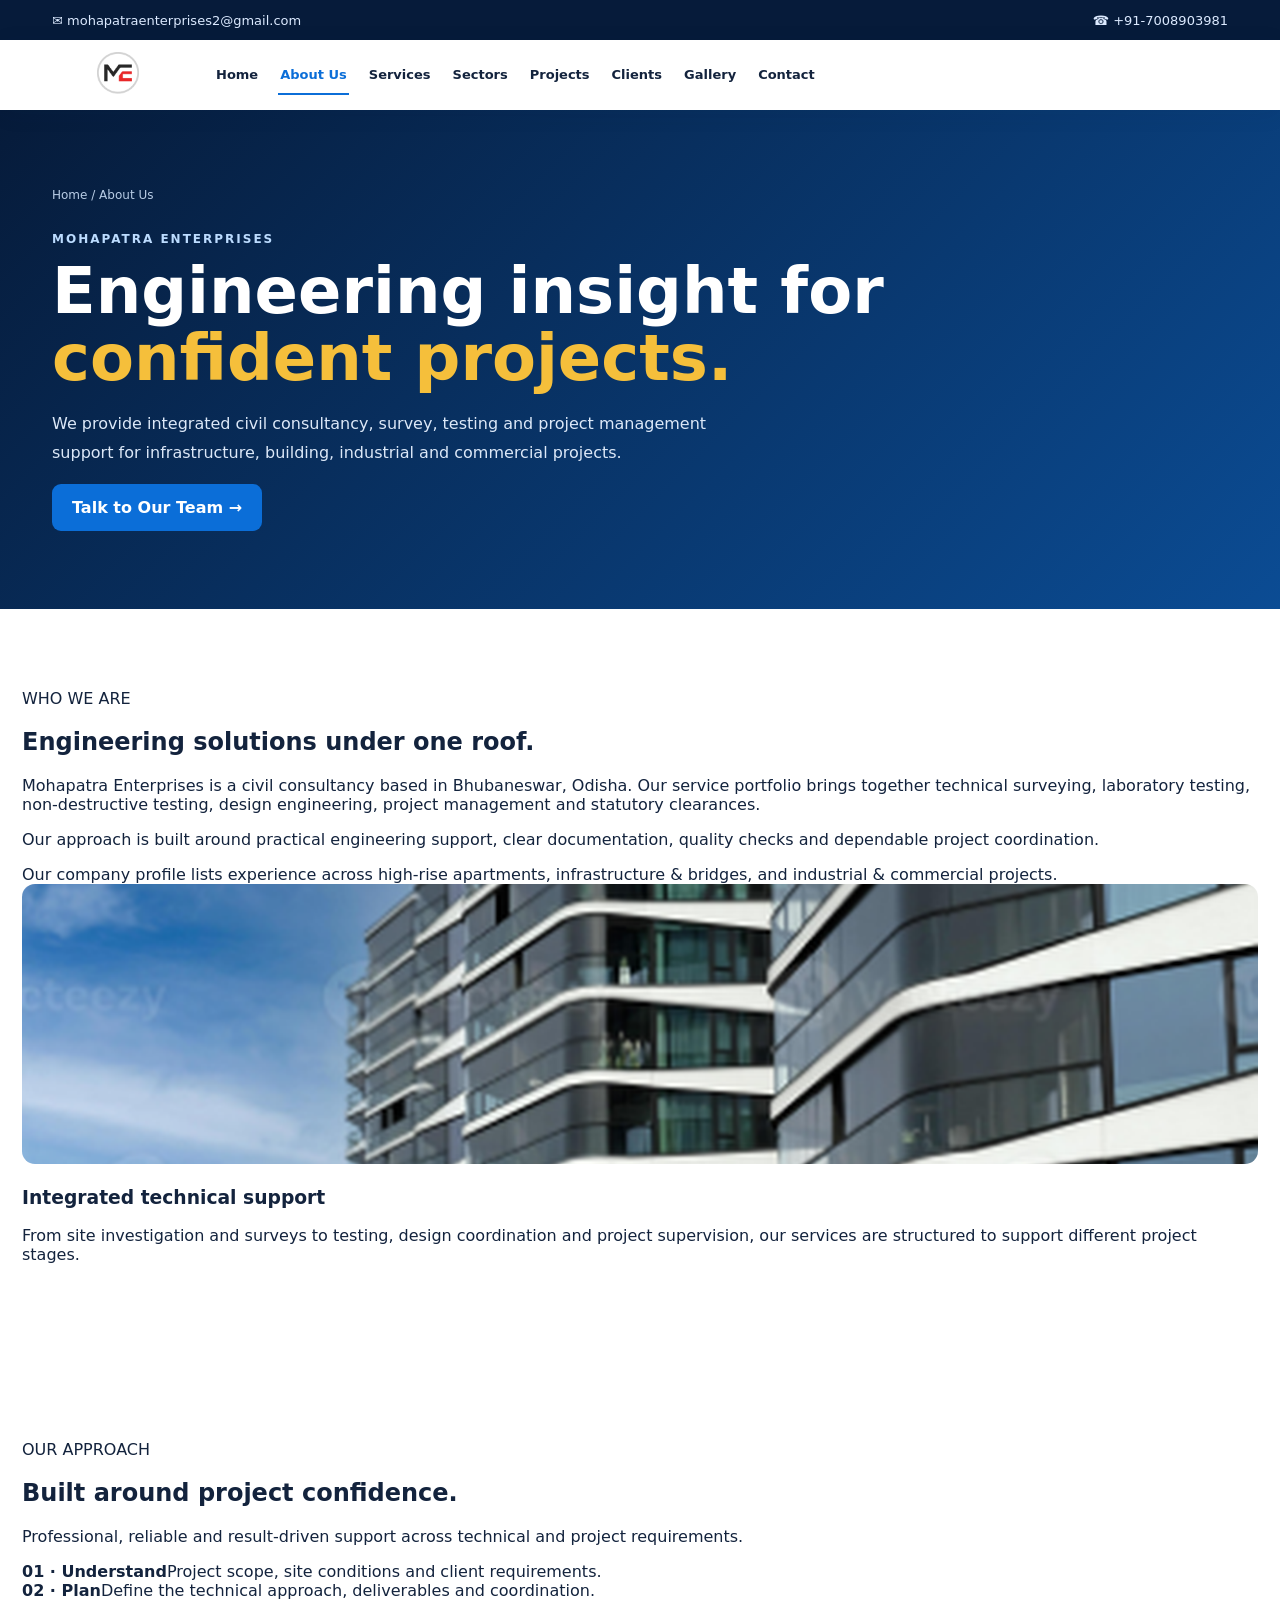
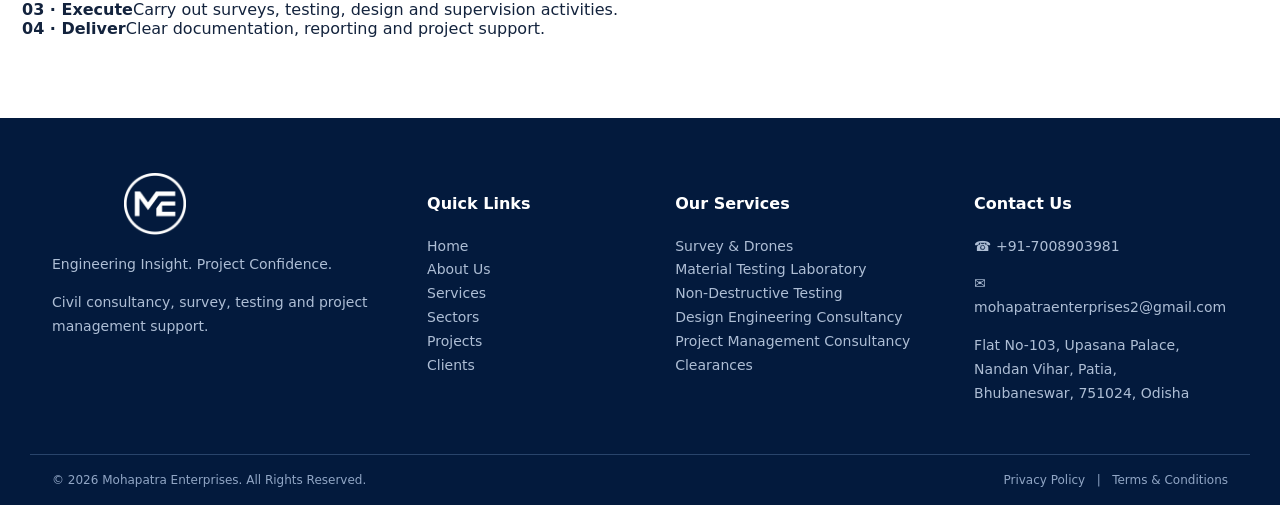
<file: about.html>
<!doctype html><html lang="en"><head><meta charset="utf-8"><meta name="viewport" content="width=device-width,initial-scale=1"><title>About Us | Mohapatra Enterprises</title><meta name="description" content="Mohapatra Enterprises civil engineering consultancy services."><link rel="stylesheet" href="premium.css"></head><body><div class="top"><div class="wrap"><span>✉ mohapatraenterprises2@gmail.com</span><span>☎ +91-7008903981</span></div></div>
<header class="nav"><div class="wrap"><a href="index.html"><img class="brand-logo" src="assets/mohapatra-logo.png" alt="Mohapatra Enterprises"></a><nav class="links"><a href="index.html">Home</a><a href="about.html" class="active">About Us</a><a href="services.html">Services</a><a href="sectors.html">Sectors</a><a href="projects.html">Projects</a><a href="clients.html">Clients</a><a href="gallery.html">Gallery</a><a href="contact.html">Contact</a></nav></div></header>
<section class="hero2"><div class="inner"><div class="crumb">Home / About Us</div><div class="eyebrow">MOHAPATRA ENTERPRISES</div><h1>Engineering insight for <span>confident projects.</span></h1><p>We provide integrated civil consultancy, survey, testing and project management support for infrastructure, building, industrial and commercial projects.</p><a class="btn" href="contact.html">Talk to Our Team →</a></div></section><section class="section"><div class="split"><div><div class="eyebrow">WHO WE ARE</div><h2>Engineering solutions under one roof.</h2><p>Mohapatra Enterprises is a civil consultancy based in Bhubaneswar, Odisha. Our service portfolio brings together technical surveying, laboratory testing, non-destructive testing, design engineering, project management and statutory clearances.</p><p>Our approach is built around practical engineering support, clear documentation, quality checks and dependable project coordination.</p><div class="notice">Our company profile lists experience across high-rise apartments, infrastructure & bridges, and industrial & commercial projects.</div></div><div class="panel"><img src="assets/premium-highrise.png" style="width:100%;height:280px;object-fit:cover;border-radius:13px" alt="High-rise project"><h3>Integrated technical support</h3><p>From site investigation and surveys to testing, design coordination and project supervision, our services are structured to support different project stages.</p></div></div></section><section class="darkband"><div class="section"><div class="section-head"><div><div class="eyebrow">OUR APPROACH</div><h2>Built around project confidence.</h2></div><p>Professional, reliable and result-driven support across technical and project requirements.</p></div><div class="steps"><div class="step"><b>01 · Understand</b>Project scope, site conditions and client requirements.</div><div class="step"><b>02 · Plan</b>Define the technical approach, deliverables and coordination.</div><div class="step"><b>03 · Execute</b>Carry out surveys, testing, design and supervision activities.</div><div class="step"><b>04 · Deliver</b>Clear documentation, reporting and project support.</div></div></div></section><footer class="footer"><div class="wrap"><div><img class="brand-logo" src="assets/mohapatra-logo.png" alt="Mohapatra Enterprises"><p>Engineering Insight. Project Confidence.</p><p>Civil consultancy, survey, testing and project management support.</p></div><div><h4>Quick Links</h4><a href="index.html">Home</a><a href="about.html">About Us</a><a href="services.html">Services</a><a href="sectors.html">Sectors</a><a href="projects.html">Projects</a><a href="clients.html">Clients</a></div><div><h4>Our Services</h4><a href="services.html">Survey & Drones</a><a href="services.html">Material Testing Laboratory</a><a href="services.html">Non-Destructive Testing</a><a href="services.html">Design Engineering Consultancy</a><a href="services.html">Project Management Consultancy</a><a href="services.html">Clearances</a></div><div><h4>Contact Us</h4><p>☎ +91-7008903981</p><p>✉ mohapatraenterprises2@gmail.com</p><p>Flat No-103, Upasana Palace,<br>Nandan Vihar, Patia,<br>Bhubaneswar, 751024, Odisha</p></div></div><div class="copy"><span>© <span data-year></span> Mohapatra Enterprises. All Rights Reserved.</span><span>Privacy Policy &nbsp; | &nbsp; Terms & Conditions</span></div></footer><script src="premium.js"></script>
</body></html>
</file>
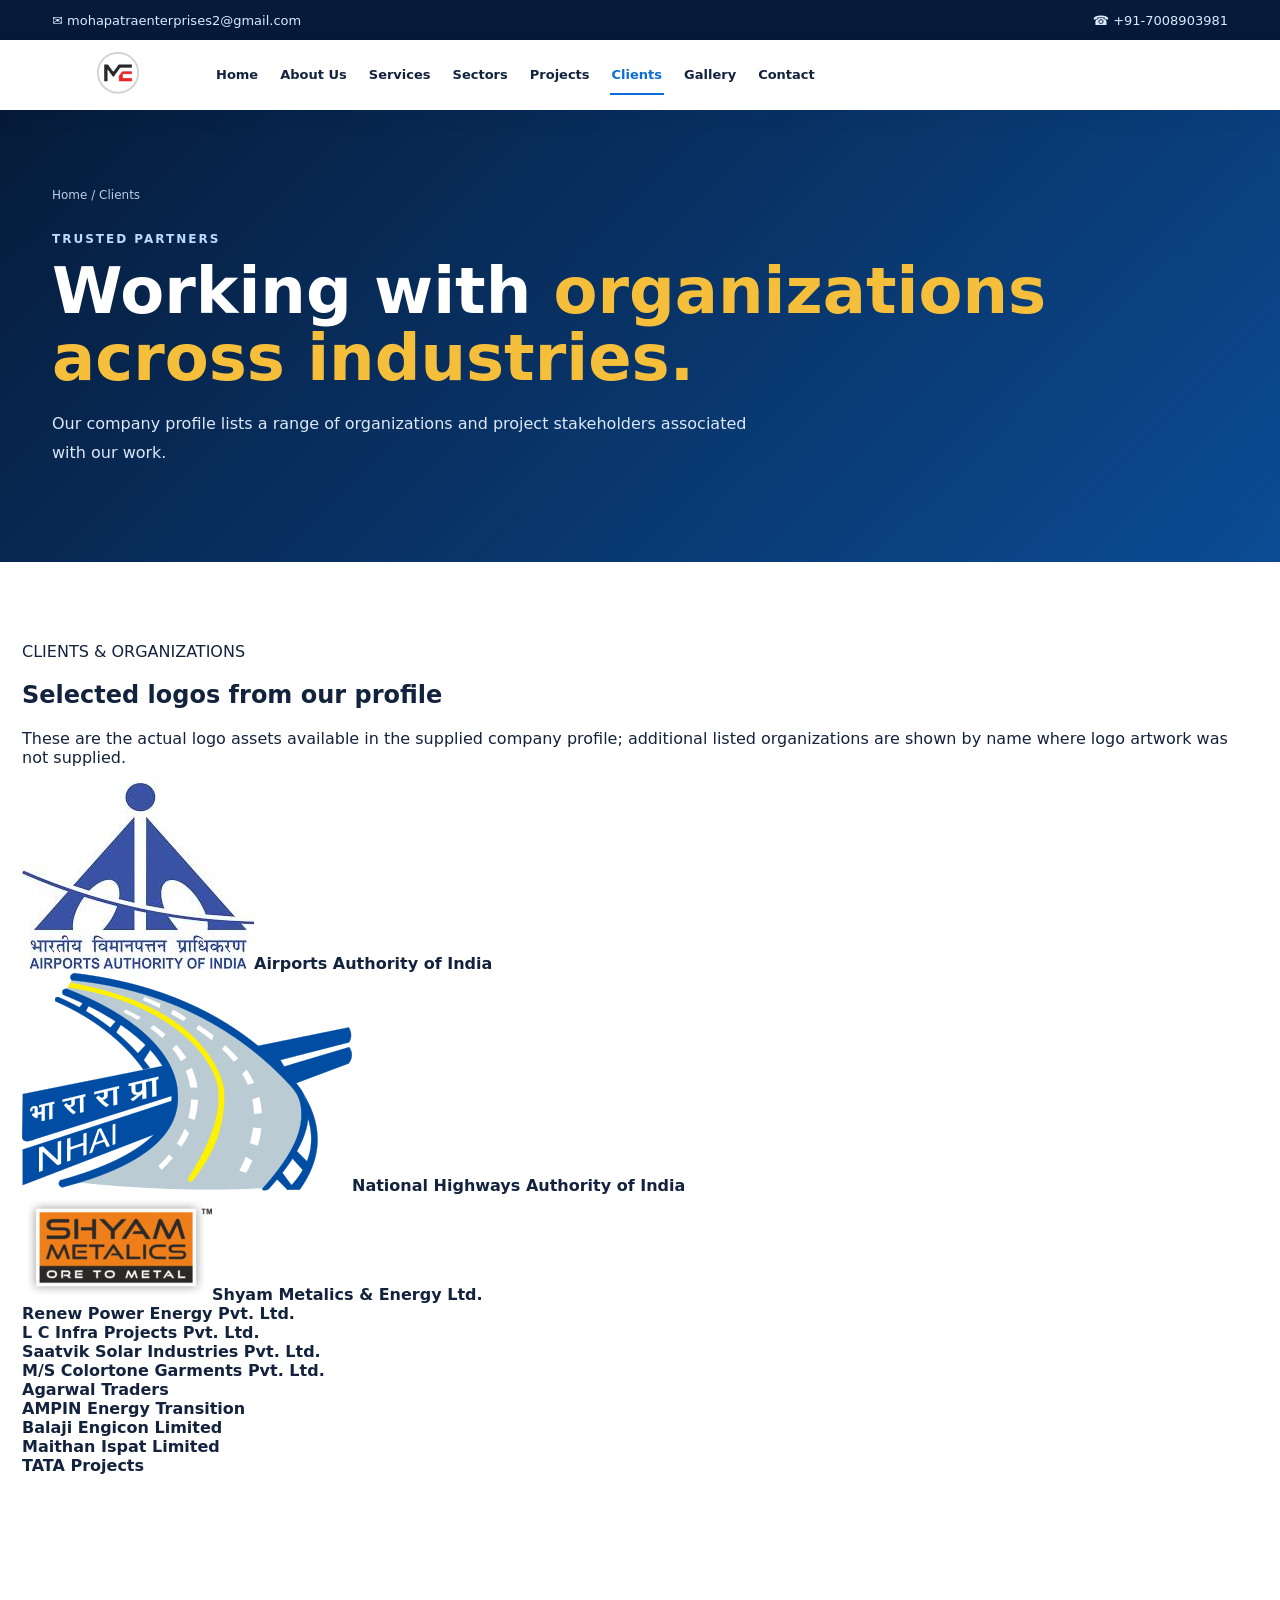
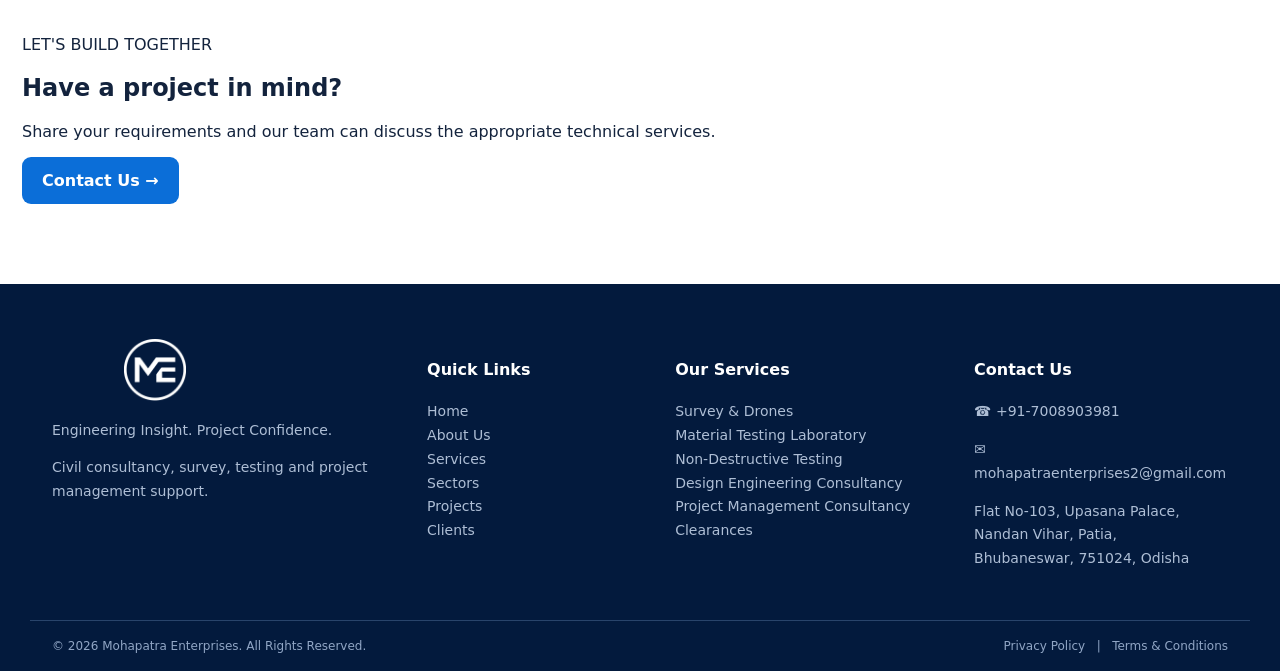
<file: clients.html>
<!doctype html><html lang="en"><head><meta charset="utf-8"><meta name="viewport" content="width=device-width,initial-scale=1"><title>Clients & Partners | Mohapatra Enterprises</title><meta name="description" content="Mohapatra Enterprises civil engineering consultancy services."><link rel="stylesheet" href="premium.css"></head><body><div class="top"><div class="wrap"><span>✉ mohapatraenterprises2@gmail.com</span><span>☎ +91-7008903981</span></div></div>
<header class="nav"><div class="wrap"><a href="index.html"><img class="brand-logo" src="assets/mohapatra-logo.png" alt="Mohapatra Enterprises"></a><nav class="links"><a href="index.html">Home</a><a href="about.html">About Us</a><a href="services.html">Services</a><a href="sectors.html">Sectors</a><a href="projects.html">Projects</a><a href="clients.html" class="active">Clients</a><a href="gallery.html">Gallery</a><a href="contact.html">Contact</a></nav></div></header>
<section class="hero2"><div class="inner"><div class="crumb">Home / Clients</div><div class="eyebrow">TRUSTED PARTNERS</div><h1>Working with <span>organizations across industries.</span></h1><p>Our company profile lists a range of organizations and project stakeholders associated with our work.</p></div></section><section class="section"><div class="section-head"><div><div class="eyebrow">CLIENTS & ORGANIZATIONS</div><h2>Selected logos from our profile</h2></div><p>These are the actual logo assets available in the supplied company profile; additional listed organizations are shown by name where logo artwork was not supplied.</p></div><div class="logos"><div class="logo-card"><img src="assets/client-aai.jpeg" alt="Airports Authority of India"><strong>Airports Authority of India</strong></div><div class="logo-card"><img src="assets/client-nhai.png" alt="NHAI"><strong>National Highways Authority of India</strong></div><div class="logo-card"><img src="assets/client-shyam-metalics.png" alt="Shyam Metalics"><strong>Shyam Metalics & Energy Ltd.</strong></div><div class="logo-card"><strong>Renew Power Energy Pvt. Ltd.</strong></div><div class="logo-card"><strong>L C Infra Projects Pvt. Ltd.</strong></div><div class="logo-card"><strong>Saatvik Solar Industries Pvt. Ltd.</strong></div><div class="logo-card"><strong>M/S Colortone Garments Pvt. Ltd.</strong></div><div class="logo-card"><strong>Agarwal Traders</strong></div><div class="logo-card"><strong>AMPIN Energy Transition</strong></div><div class="logo-card"><strong>Balaji Engicon Limited</strong></div><div class="logo-card"><strong>Maithan Ispat Limited</strong></div><div class="logo-card"><strong>TATA Projects</strong></div></div></section><section class="darkband"><div class="section"><div class="cta"><div><div class="eyebrow">LET'S BUILD TOGETHER</div><h2>Have a project in mind?</h2><p>Share your requirements and our team can discuss the appropriate technical services.</p></div><a class="btn" href="contact.html">Contact Us →</a></div></div></section><footer class="footer"><div class="wrap"><div><img class="brand-logo" src="assets/mohapatra-logo.png" alt="Mohapatra Enterprises"><p>Engineering Insight. Project Confidence.</p><p>Civil consultancy, survey, testing and project management support.</p></div><div><h4>Quick Links</h4><a href="index.html">Home</a><a href="about.html">About Us</a><a href="services.html">Services</a><a href="sectors.html">Sectors</a><a href="projects.html">Projects</a><a href="clients.html">Clients</a></div><div><h4>Our Services</h4><a href="services.html">Survey & Drones</a><a href="services.html">Material Testing Laboratory</a><a href="services.html">Non-Destructive Testing</a><a href="services.html">Design Engineering Consultancy</a><a href="services.html">Project Management Consultancy</a><a href="services.html">Clearances</a></div><div><h4>Contact Us</h4><p>☎ +91-7008903981</p><p>✉ mohapatraenterprises2@gmail.com</p><p>Flat No-103, Upasana Palace,<br>Nandan Vihar, Patia,<br>Bhubaneswar, 751024, Odisha</p></div></div><div class="copy"><span>© <span data-year></span> Mohapatra Enterprises. All Rights Reserved.</span><span>Privacy Policy &nbsp; | &nbsp; Terms & Conditions</span></div></footer><script src="premium.js"></script>
</body></html>
</file>
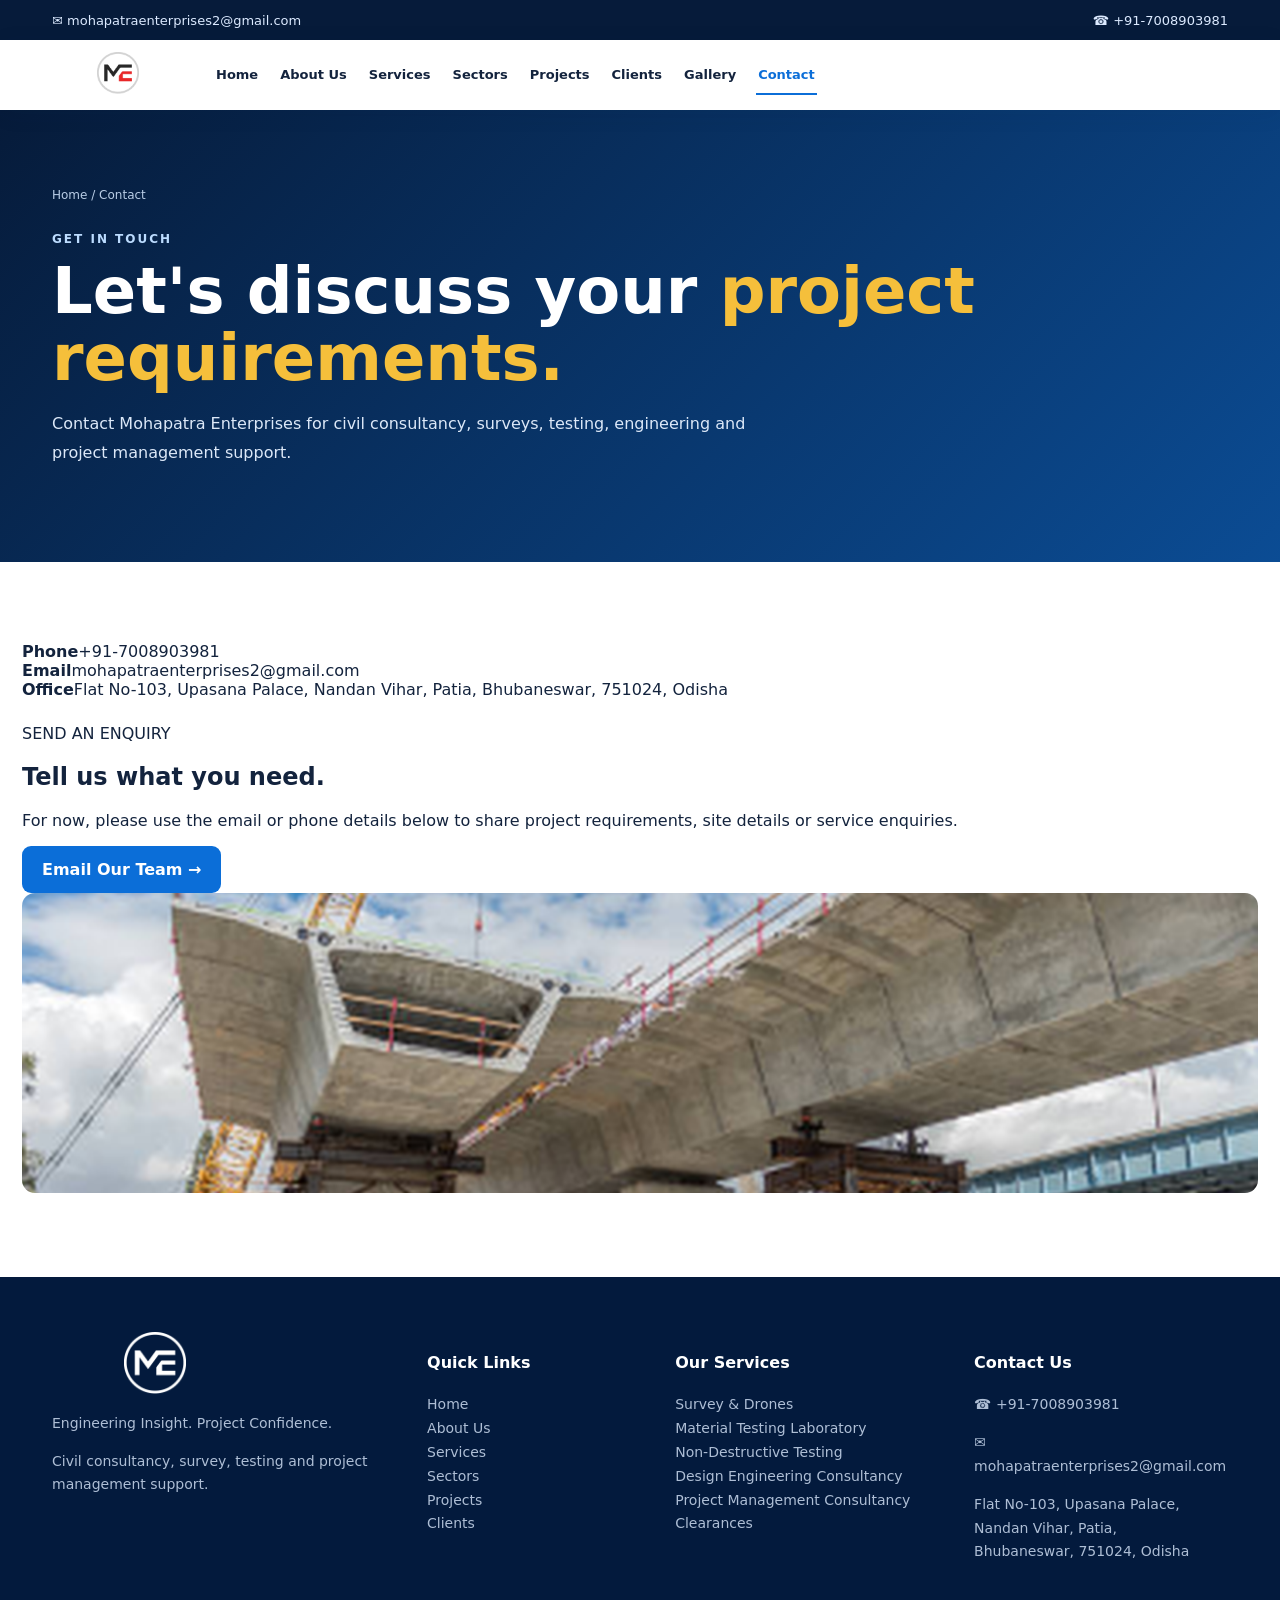
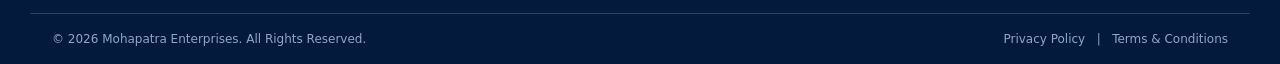
<file: contact.html>
<!doctype html><html lang="en"><head><meta charset="utf-8"><meta name="viewport" content="width=device-width,initial-scale=1"><title>Contact Us | Mohapatra Enterprises</title><meta name="description" content="Mohapatra Enterprises civil engineering consultancy services."><link rel="stylesheet" href="premium.css"></head><body><div class="top"><div class="wrap"><span>✉ mohapatraenterprises2@gmail.com</span><span>☎ +91-7008903981</span></div></div>
<header class="nav"><div class="wrap"><a href="index.html"><img class="brand-logo" src="assets/mohapatra-logo.png" alt="Mohapatra Enterprises"></a><nav class="links"><a href="index.html">Home</a><a href="about.html">About Us</a><a href="services.html">Services</a><a href="sectors.html">Sectors</a><a href="projects.html">Projects</a><a href="clients.html">Clients</a><a href="gallery.html">Gallery</a><a href="contact.html" class="active">Contact</a></nav></div></header>
<section class="hero2"><div class="inner"><div class="crumb">Home / Contact</div><div class="eyebrow">GET IN TOUCH</div><h1>Let's discuss your <span>project requirements.</span></h1><p>Contact Mohapatra Enterprises for civil consultancy, surveys, testing, engineering and project management support.</p></div></section><section class="section"><div class="contactbox"><div class="contactitem"><b>Phone</b><span>+91-7008903981</span></div><div class="contactitem"><b>Email</b><span>mohapatraenterprises2@gmail.com</span></div><div class="contactitem"><b>Office</b><span>Flat No-103, Upasana Palace, Nandan Vihar, Patia, Bhubaneswar, 751024, Odisha</span></div></div><div class="split" style="margin-top:25px"><div class="panel"><div class="eyebrow">SEND AN ENQUIRY</div><h2>Tell us what you need.</h2><p>For now, please use the email or phone details below to share project requirements, site details or service enquiries.</p><a class="btn" href="mailto:mohapatraenterprises2@gmail.com?subject=Project%20Enquiry">Email Our Team →</a></div><div class="panel"><img src="assets/premium-construction.png" style="width:100%;height:300px;object-fit:cover;border-radius:13px" alt="Construction site"></div></div></section><footer class="footer"><div class="wrap"><div><img class="brand-logo" src="assets/mohapatra-logo.png" alt="Mohapatra Enterprises"><p>Engineering Insight. Project Confidence.</p><p>Civil consultancy, survey, testing and project management support.</p></div><div><h4>Quick Links</h4><a href="index.html">Home</a><a href="about.html">About Us</a><a href="services.html">Services</a><a href="sectors.html">Sectors</a><a href="projects.html">Projects</a><a href="clients.html">Clients</a></div><div><h4>Our Services</h4><a href="services.html">Survey & Drones</a><a href="services.html">Material Testing Laboratory</a><a href="services.html">Non-Destructive Testing</a><a href="services.html">Design Engineering Consultancy</a><a href="services.html">Project Management Consultancy</a><a href="services.html">Clearances</a></div><div><h4>Contact Us</h4><p>☎ +91-7008903981</p><p>✉ mohapatraenterprises2@gmail.com</p><p>Flat No-103, Upasana Palace,<br>Nandan Vihar, Patia,<br>Bhubaneswar, 751024, Odisha</p></div></div><div class="copy"><span>© <span data-year></span> Mohapatra Enterprises. All Rights Reserved.</span><span>Privacy Policy &nbsp; | &nbsp; Terms & Conditions</span></div></footer><script src="premium.js"></script>
</body></html>
</file>
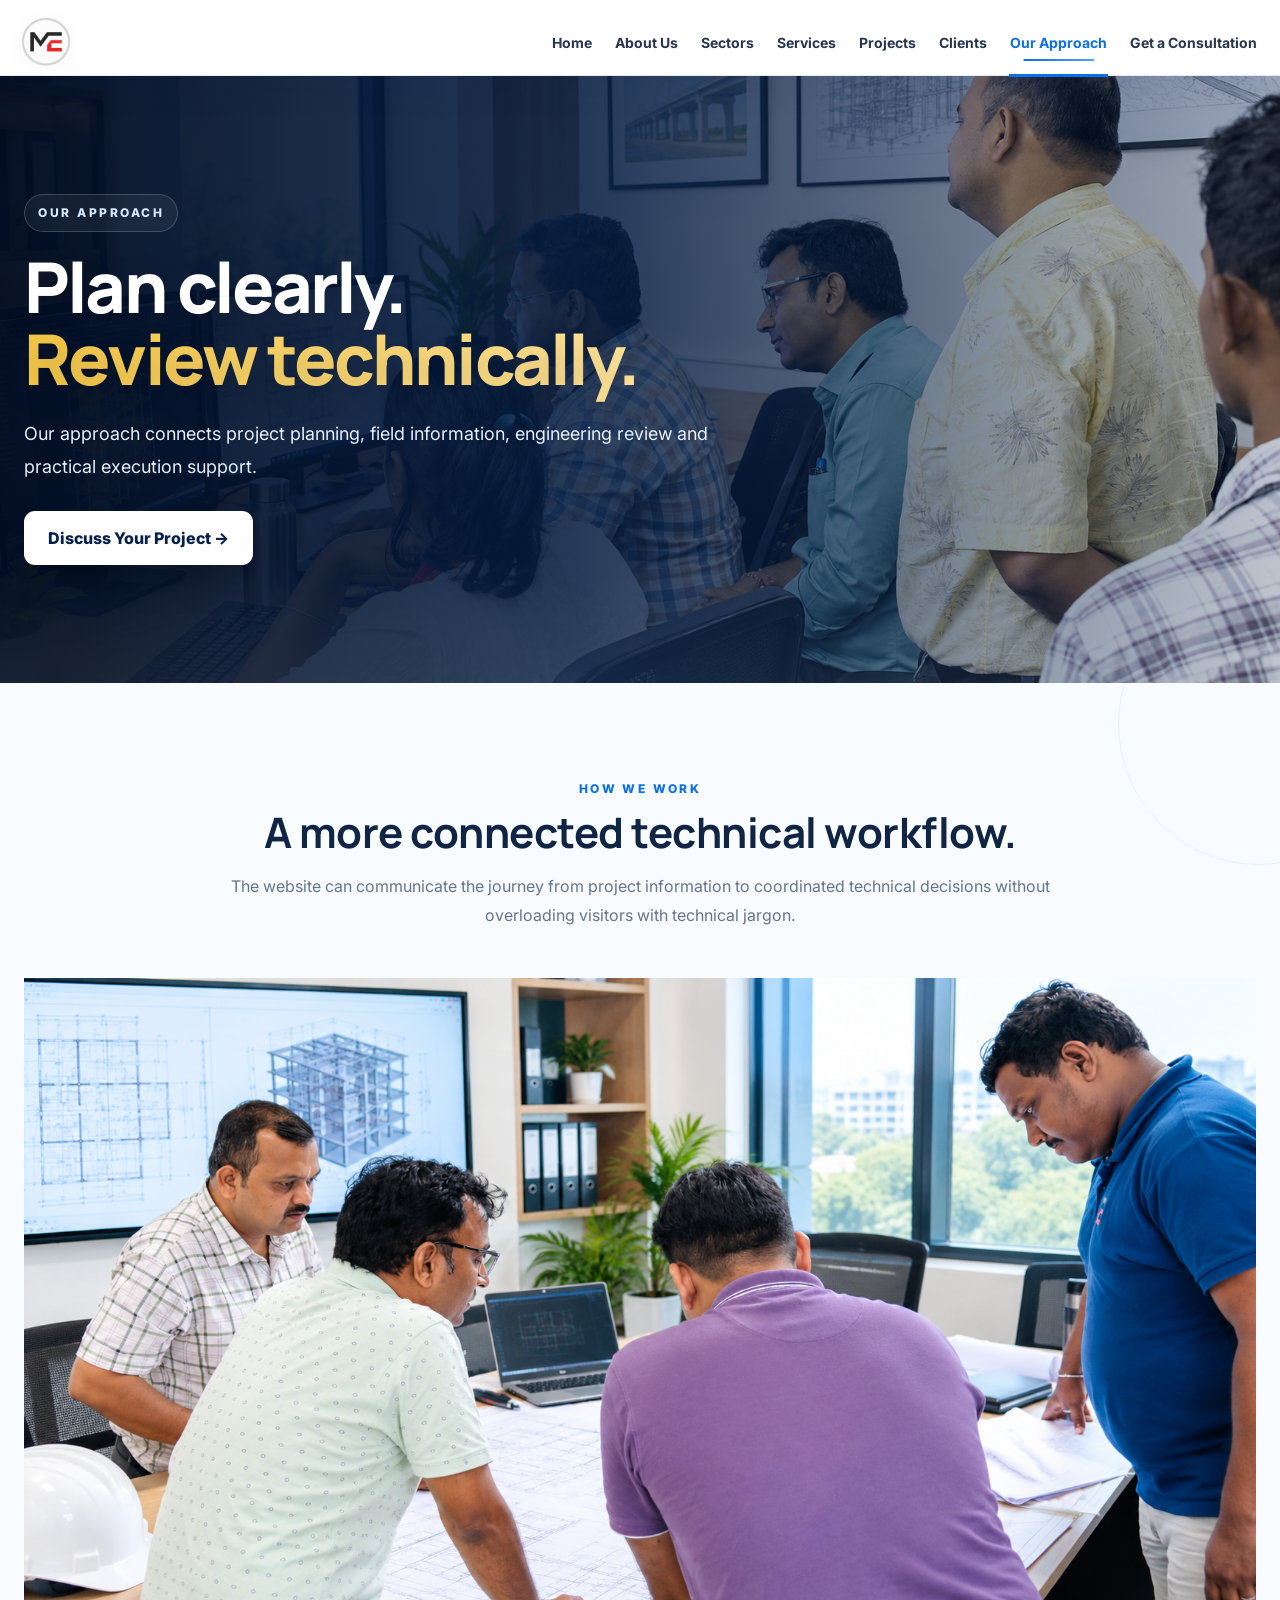
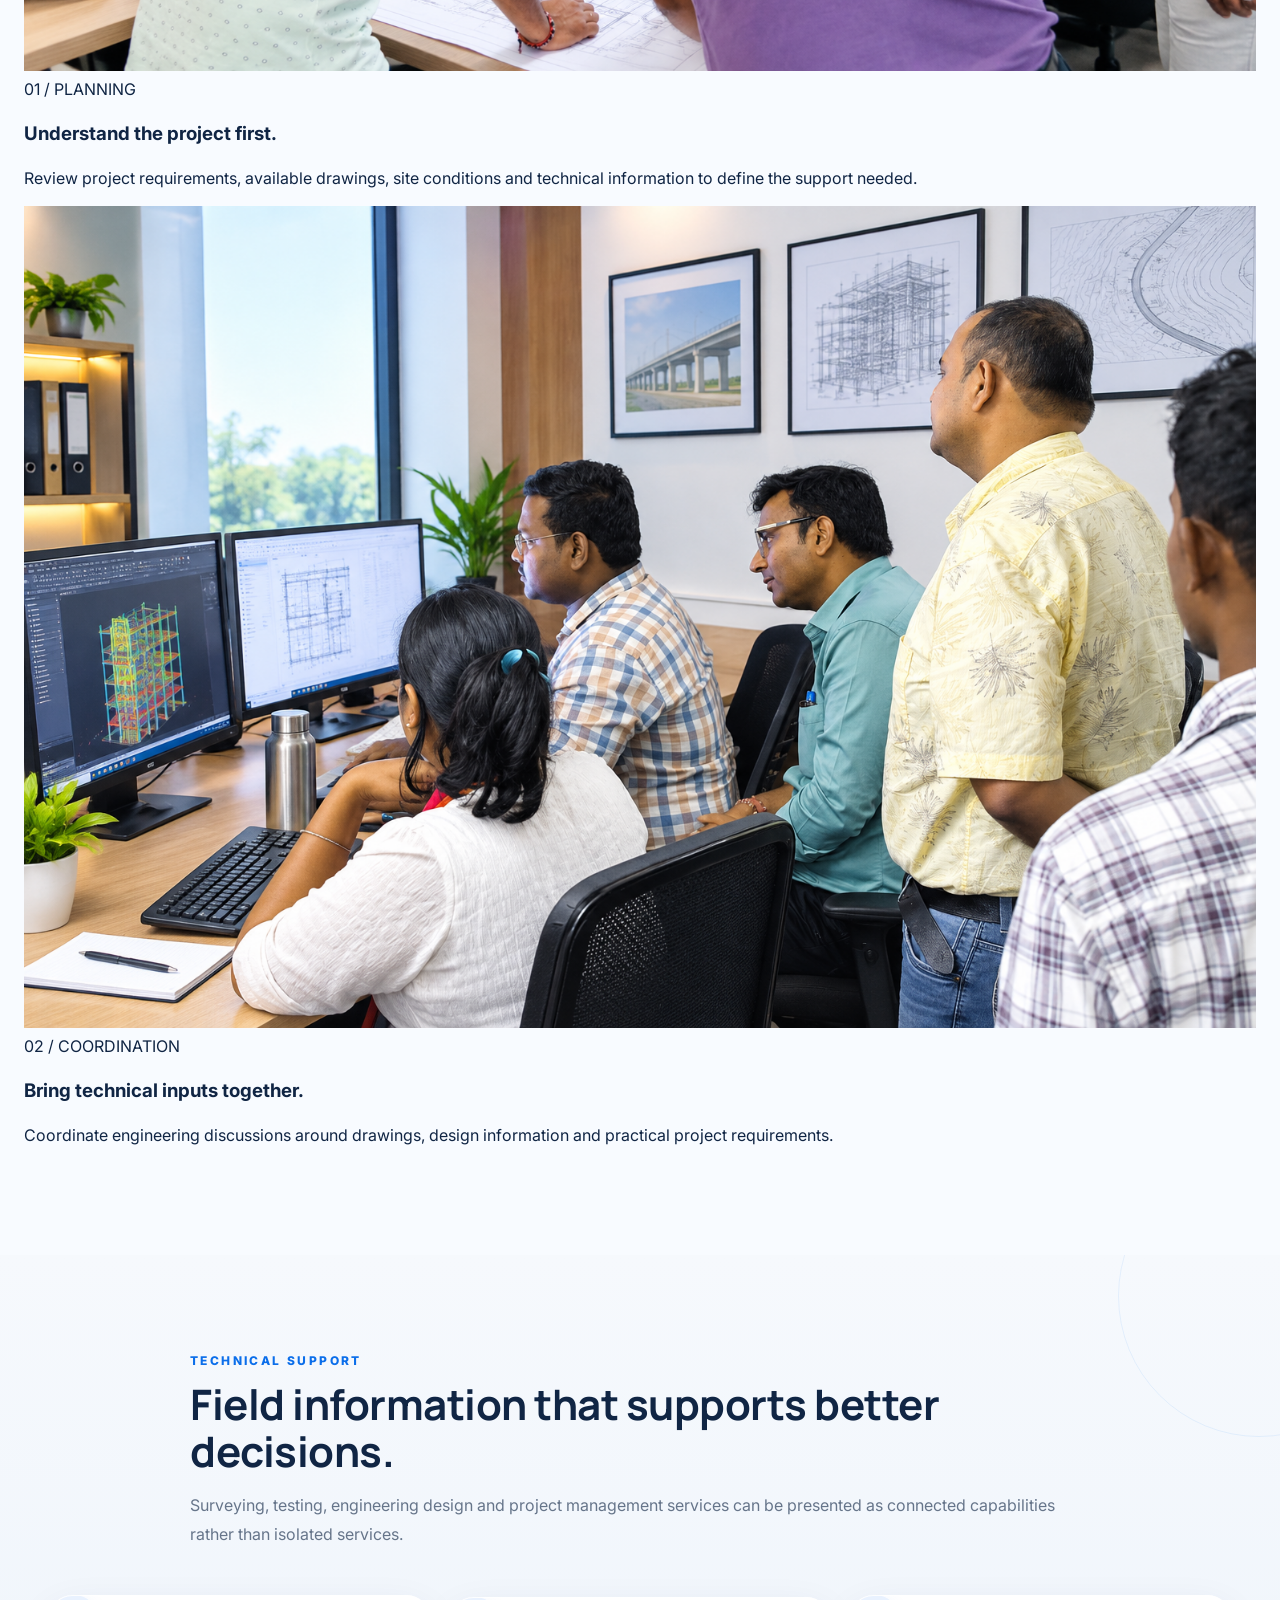
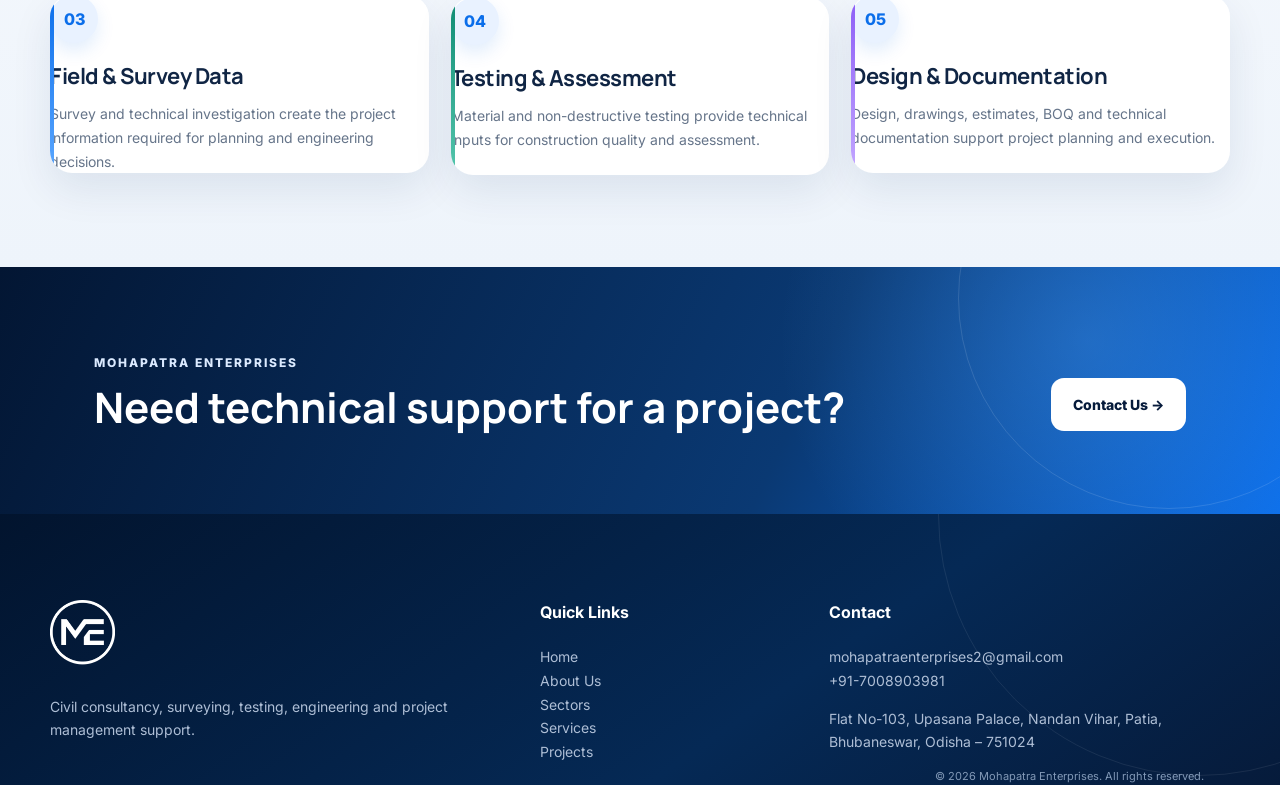
<file: engineering-approach.html>
<!doctype html><html lang="en"><head><meta charset="utf-8"><meta name="viewport" content="width=device-width,initial-scale=1"><title>Our Approach | Mohapatra Enterprises</title><meta name="description" content="Mohapatra Enterprises approach to planning, technical coordination and engineering design review."><link rel="preconnect" href="https://fonts.googleapis.com"><link rel="preconnect" href="https://fonts.gstatic.com" crossorigin><link href="https://fonts.googleapis.com/css2?family=Inter:wght@400;500;600;700;800;900&display=swap" rel="stylesheet"><link rel="stylesheet" href="style.css"></head><body>
<div class="topbar"><div class="top-inner"><div class="contact-mini"><a href="mailto:mohapatraenterprises2@gmail.com">✉ mohapatraenterprises2@gmail.com</a><a href="tel:+917008903981">☎ +91-7008903981</a></div></div></div>
<header class="site-header"><div class="nav-inner"><a class="brand" href="index.html"><img class="brand-logo" src="assets/mohapatra-logo.png" alt="Mohapatra Enterprises logo"></a><button class="menu-toggle" aria-label="Open menu">☰</button><nav class="main-nav"><a href="index.html">Home</a><a href="about.html">About Us</a><a href="sectors.html">Sectors</a><a href="services.html">Services</a><a href="projects.html">Projects</a><a href="clients.html">Clients</a><a class="active" href="engineering-approach.html">Our Approach</a><a class="nav-cta" href="contact.html">Get a Consultation</a></nav></div></header>
<section class="hero" style="min-height:470px"><div class="hero-image" style="background-image:url('assets/Collaborative Engineering Design Review.png')"></div><div class="hero-overlay"></div><div class="hero-content"><div class="eyebrow">OUR APPROACH</div><h1>Plan clearly.<br><span>Review technically.</span></h1><p>Our approach connects project planning, field information, engineering review and practical execution support.</p><div class="hero-actions"><a class="btn" href="contact.html">Discuss Your Project →</a></div></div></section>
<section class="section"><div class="section-head center"><span>HOW WE WORK</span><h2>A more connected technical workflow.</h2><p>The website can communicate the journey from project information to coordinated technical decisions without overloading visitors with technical jargon.</p></div><div class="feature-section"><article class="feature-card"><img src="assets/planning.png" alt="Team planning and reviewing drawings"><div class="feature-body"><span>01 / PLANNING</span><h3>Understand the project first.</h3><p>Review project requirements, available drawings, site conditions and technical information to define the support needed.</p></div></article><article class="feature-card"><img src="assets/Collaborative Engineering Design Review.png" alt="Collaborative engineering design review"><div class="feature-body"><span>02 / COORDINATION</span><h3>Bring technical inputs together.</h3><p>Coordinate engineering discussions around drawings, design information and practical project requirements.</p></div></article></div></section>
<section class="section section-light"><div class="section-head"><span>TECHNICAL SUPPORT</span><h2>Field information that supports better decisions.</h2><p>Surveying, testing, engineering design and project management services can be presented as connected capabilities rather than isolated services.</p></div><div class="service-grid"><article class="service"><div class="icon">03</div><h3>Field & Survey Data</h3><p>Survey and technical investigation create the project information required for planning and engineering decisions.</p></article><article class="service"><div class="icon">04</div><h3>Testing & Assessment</h3><p>Material and non-destructive testing provide technical inputs for construction quality and assessment.</p></article><article class="service"><div class="icon">05</div><h3>Design & Documentation</h3><p>Design, drawings, estimates, BOQ and technical documentation support project planning and execution.</p></article></div></section>
<section class="cta"><div><span>MOHAPATRA ENTERPRISES</span><h2>Need technical support for a project?</h2></div><a class="btn light-btn" href="contact.html">Contact Us →</a></section>
<footer class="footer"><div class="footer-grid"><div><img class="footer-logo" src="assets/mohapatra-logo.png" alt="Mohapatra Enterprises"><p>Civil consultancy, surveying, testing, engineering and project management support.</p></div><div><h4>Quick Links</h4><a href="index.html">Home</a><a href="about.html">About Us</a><a href="sectors.html">Sectors</a><a href="services.html">Services</a><a href="projects.html">Projects</a></div><div><h4>Contact</h4><a href="mailto:mohapatraenterprises2@gmail.com">mohapatraenterprises2@gmail.com</a><a href="tel:+917008903981">+91-7008903981</a><p>Flat No-103, Upasana Palace, Nandan Vihar, Patia, Bhubaneswar, Odisha – 751024</p></div></div><div class="copyright">© <span id="year"></span> Mohapatra Enterprises. All rights reserved.</div></footer><script src="script.js"></script></body></html>
</file>
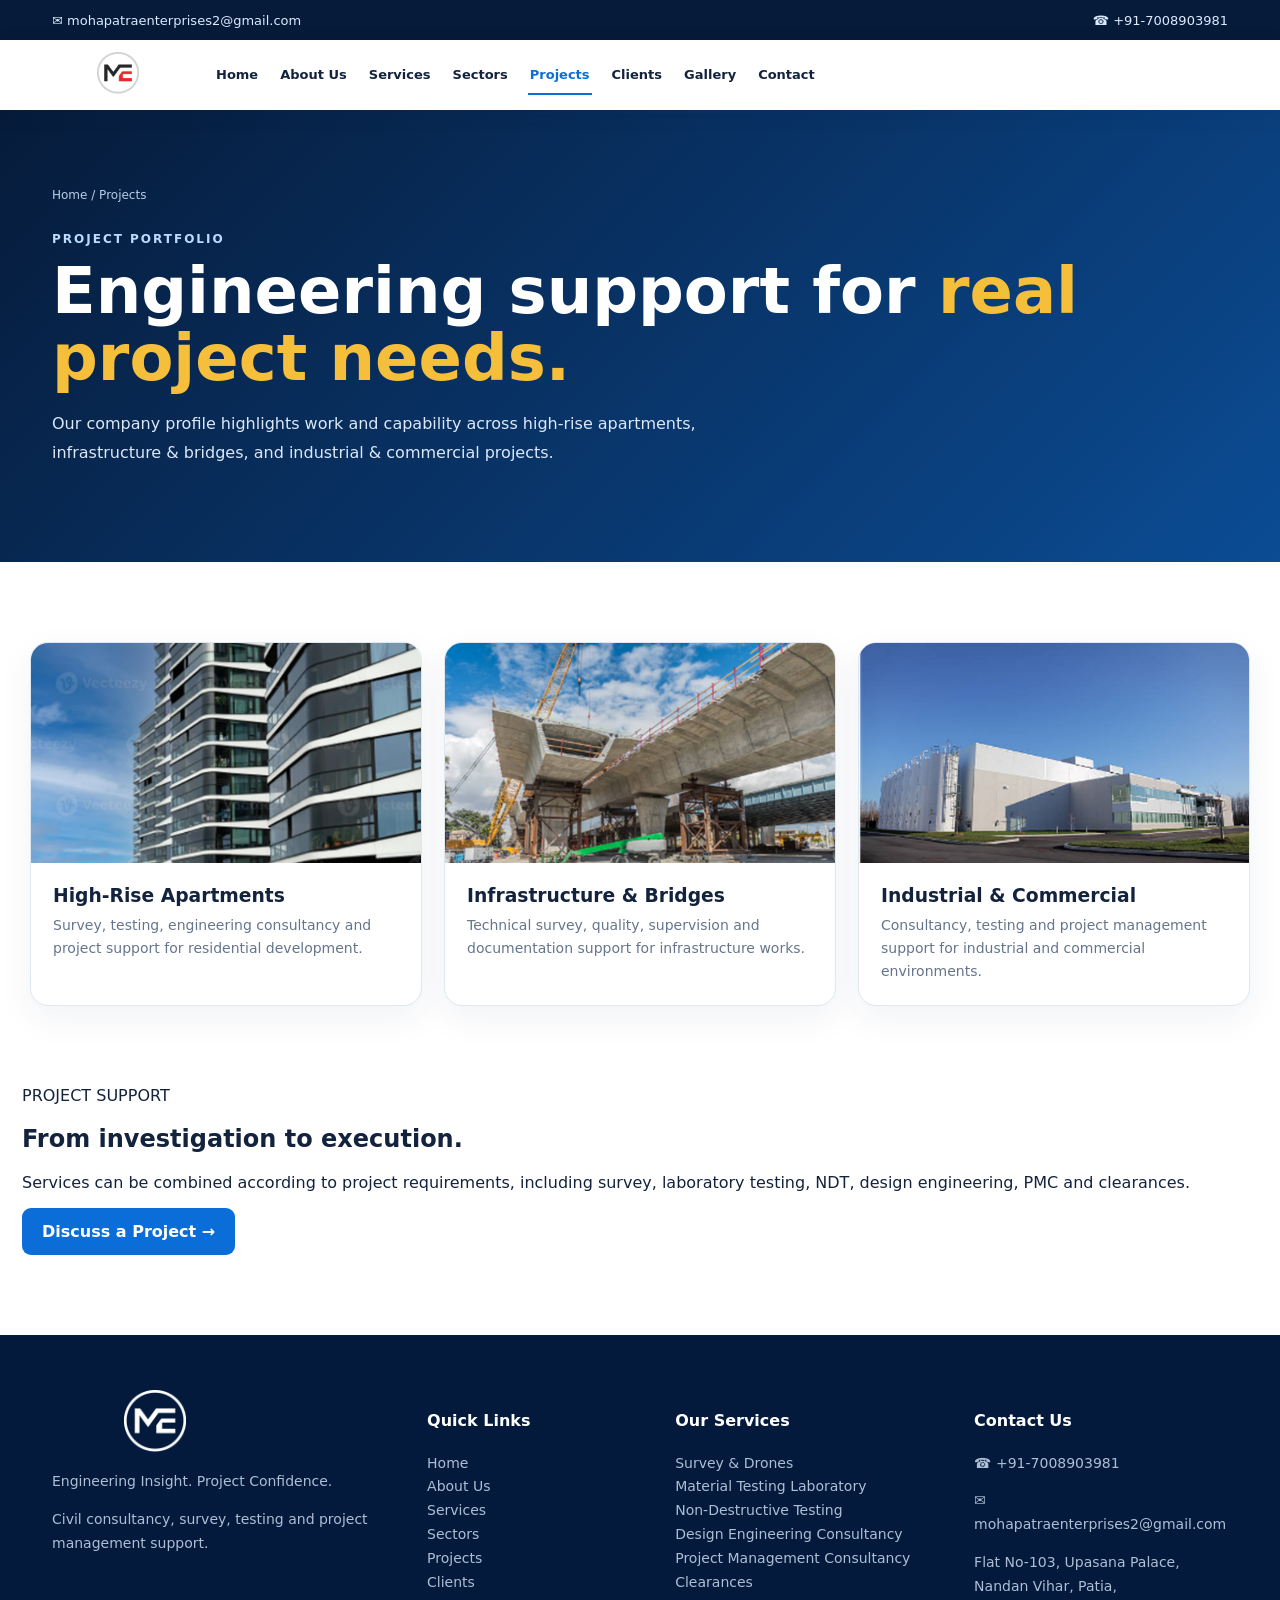
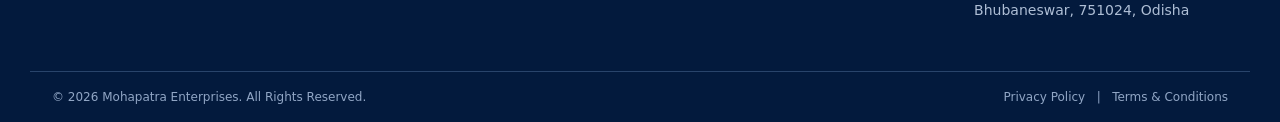
<file: projects.html>
<!doctype html><html lang="en"><head><meta charset="utf-8"><meta name="viewport" content="width=device-width,initial-scale=1"><title>Projects | Mohapatra Enterprises</title><meta name="description" content="Mohapatra Enterprises civil engineering consultancy services."><link rel="stylesheet" href="premium.css"></head><body><div class="top"><div class="wrap"><span>✉ mohapatraenterprises2@gmail.com</span><span>☎ +91-7008903981</span></div></div>
<header class="nav"><div class="wrap"><a href="index.html"><img class="brand-logo" src="assets/mohapatra-logo.png" alt="Mohapatra Enterprises"></a><nav class="links"><a href="index.html">Home</a><a href="about.html">About Us</a><a href="services.html">Services</a><a href="sectors.html">Sectors</a><a href="projects.html" class="active">Projects</a><a href="clients.html">Clients</a><a href="gallery.html">Gallery</a><a href="contact.html">Contact</a></nav></div></header>
<section class="hero2"><div class="inner"><div class="crumb">Home / Projects</div><div class="eyebrow">PROJECT PORTFOLIO</div><h1>Engineering support for <span>real project needs.</span></h1><p>Our company profile highlights work and capability across high-rise apartments, infrastructure & bridges, and industrial & commercial projects.</p></div></section><section class="section"><div class="grid6"><article class="card"><img src="assets/premium-highrise.png"><div class="body"><h3>High-Rise Apartments</h3><p>Survey, testing, engineering consultancy and project support for residential development.</p></div></article><article class="card"><img src="assets/premium-construction.png"><div class="body"><h3>Infrastructure & Bridges</h3><p>Technical survey, quality, supervision and documentation support for infrastructure works.</p></div></article><article class="card"><img src="assets/premium-industrial.png"><div class="body"><h3>Industrial & Commercial</h3><p>Consultancy, testing and project management support for industrial and commercial environments.</p></div></article></div></section><section class="section" style="padding-top:0"><div class="panel"><div class="eyebrow">PROJECT SUPPORT</div><h2>From investigation to execution.</h2><p>Services can be combined according to project requirements, including survey, laboratory testing, NDT, design engineering, PMC and clearances.</p><a class="btn" href="contact.html">Discuss a Project →</a></div></section><footer class="footer"><div class="wrap"><div><img class="brand-logo" src="assets/mohapatra-logo.png" alt="Mohapatra Enterprises"><p>Engineering Insight. Project Confidence.</p><p>Civil consultancy, survey, testing and project management support.</p></div><div><h4>Quick Links</h4><a href="index.html">Home</a><a href="about.html">About Us</a><a href="services.html">Services</a><a href="sectors.html">Sectors</a><a href="projects.html">Projects</a><a href="clients.html">Clients</a></div><div><h4>Our Services</h4><a href="services.html">Survey & Drones</a><a href="services.html">Material Testing Laboratory</a><a href="services.html">Non-Destructive Testing</a><a href="services.html">Design Engineering Consultancy</a><a href="services.html">Project Management Consultancy</a><a href="services.html">Clearances</a></div><div><h4>Contact Us</h4><p>☎ +91-7008903981</p><p>✉ mohapatraenterprises2@gmail.com</p><p>Flat No-103, Upasana Palace,<br>Nandan Vihar, Patia,<br>Bhubaneswar, 751024, Odisha</p></div></div><div class="copy"><span>© <span data-year></span> Mohapatra Enterprises. All Rights Reserved.</span><span>Privacy Policy &nbsp; | &nbsp; Terms & Conditions</span></div></footer><script src="premium.js"></script>
</body></html>
</file>
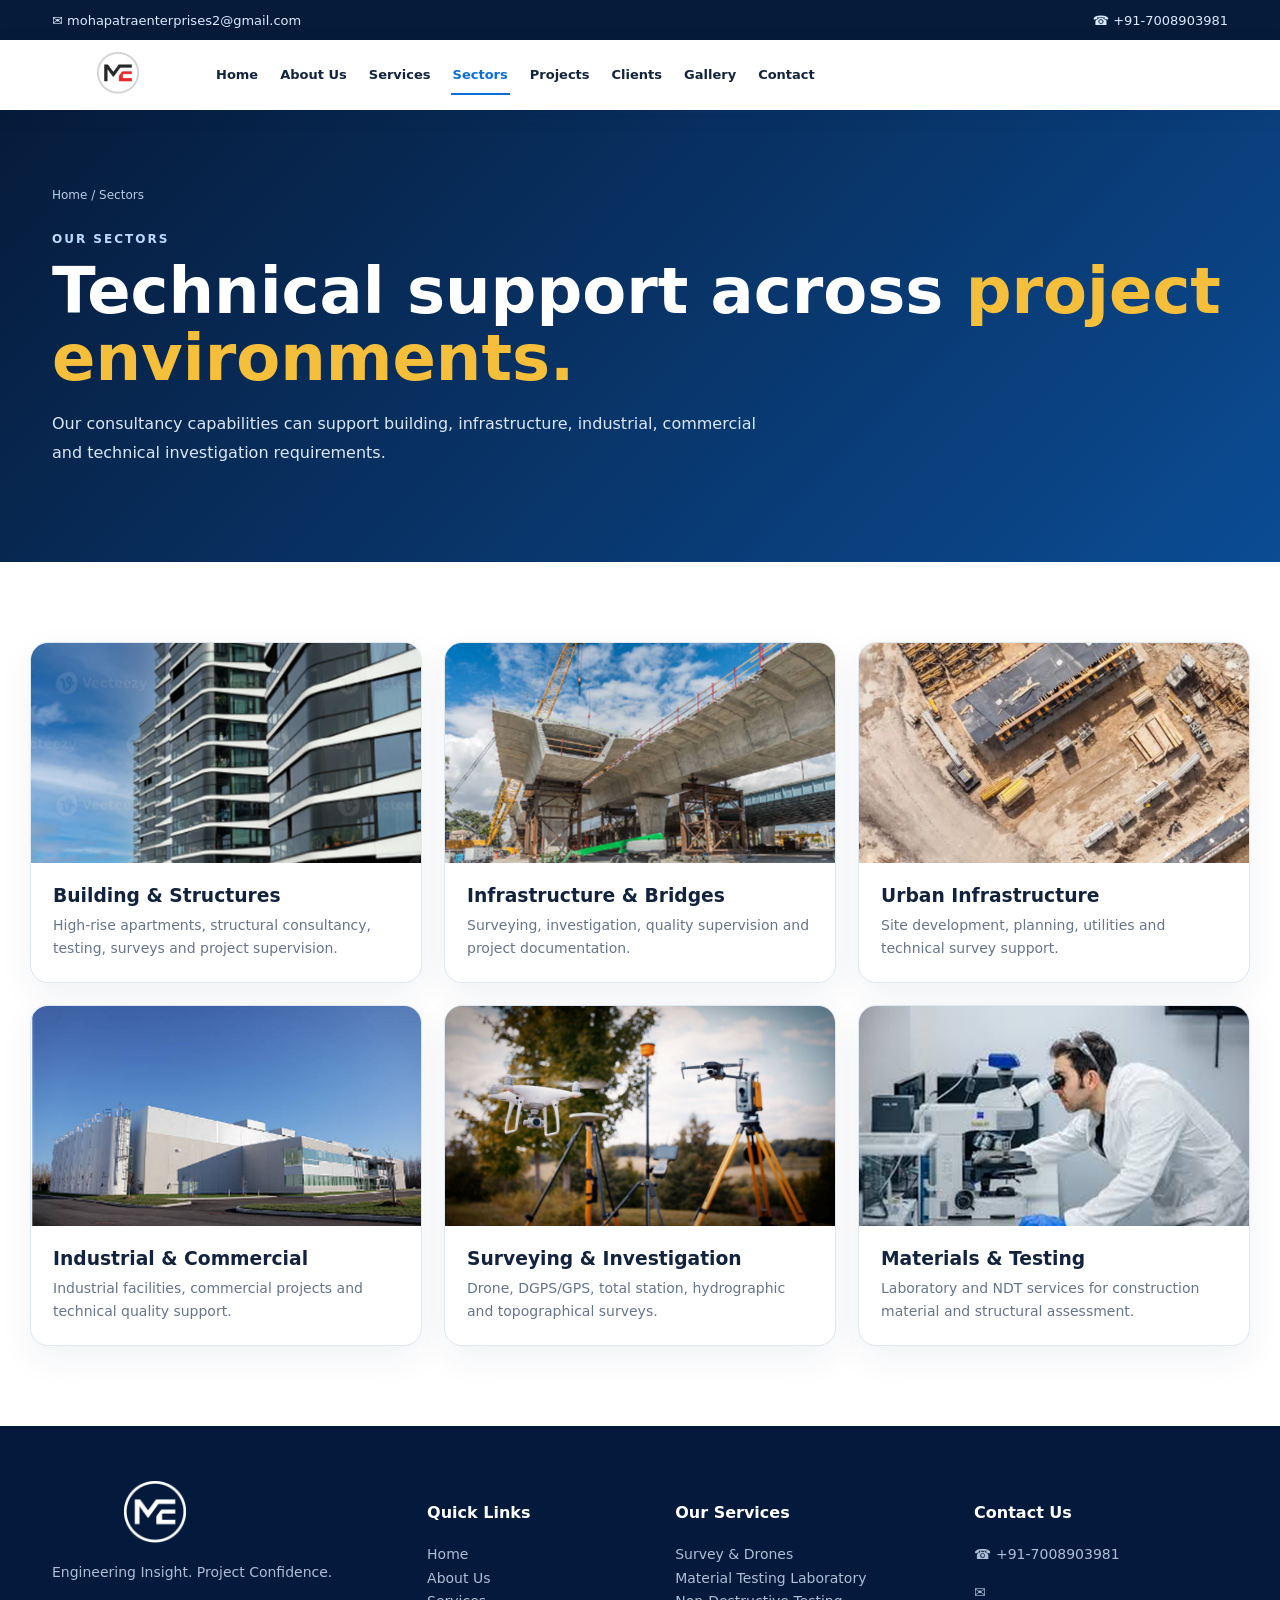
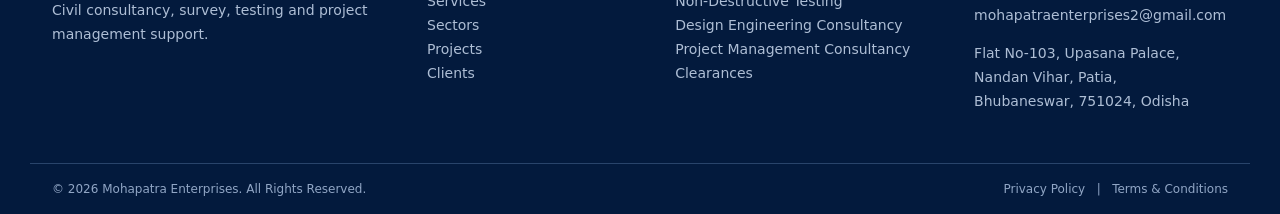
<file: sectors.html>
<!doctype html><html lang="en"><head><meta charset="utf-8"><meta name="viewport" content="width=device-width,initial-scale=1"><title>Sectors | Mohapatra Enterprises</title><meta name="description" content="Mohapatra Enterprises civil engineering consultancy services."><link rel="stylesheet" href="premium.css"></head><body><div class="top"><div class="wrap"><span>✉ mohapatraenterprises2@gmail.com</span><span>☎ +91-7008903981</span></div></div>
<header class="nav"><div class="wrap"><a href="index.html"><img class="brand-logo" src="assets/mohapatra-logo.png" alt="Mohapatra Enterprises"></a><nav class="links"><a href="index.html">Home</a><a href="about.html">About Us</a><a href="services.html">Services</a><a href="sectors.html" class="active">Sectors</a><a href="projects.html">Projects</a><a href="clients.html">Clients</a><a href="gallery.html">Gallery</a><a href="contact.html">Contact</a></nav></div></header>
<section class="hero2"><div class="inner"><div class="crumb">Home / Sectors</div><div class="eyebrow">OUR SECTORS</div><h1>Technical support across <span>project environments.</span></h1><p>Our consultancy capabilities can support building, infrastructure, industrial, commercial and technical investigation requirements.</p></div></section><section class="section"><div class="grid6"><article class="card"><img src="assets/premium-highrise.png"><div class="body"><h3>Building & Structures</h3><p>High-rise apartments, structural consultancy, testing, surveys and project supervision.</p></div></article><article class="card"><img src="assets/premium-construction.png"><div class="body"><h3>Infrastructure & Bridges</h3><p>Surveying, investigation, quality supervision and project documentation.</p></div></article><article class="card"><img src="assets/site-aerial.png"><div class="body"><h3>Urban Infrastructure</h3><p>Site development, planning, utilities and technical survey support.</p></div></article><article class="card"><img src="assets/premium-industrial.png"><div class="body"><h3>Industrial & Commercial</h3><p>Industrial facilities, commercial projects and technical quality support.</p></div></article><article class="card"><img src="assets/premium-survey.png"><div class="body"><h3>Surveying & Investigation</h3><p>Drone, DGPS/GPS, total station, hydrographic and topographical surveys.</p></div></article><article class="card"><img src="assets/premium-lab.jpg"><div class="body"><h3>Materials & Testing</h3><p>Laboratory and NDT services for construction material and structural assessment.</p></div></article></div></section><footer class="footer"><div class="wrap"><div><img class="brand-logo" src="assets/mohapatra-logo.png" alt="Mohapatra Enterprises"><p>Engineering Insight. Project Confidence.</p><p>Civil consultancy, survey, testing and project management support.</p></div><div><h4>Quick Links</h4><a href="index.html">Home</a><a href="about.html">About Us</a><a href="services.html">Services</a><a href="sectors.html">Sectors</a><a href="projects.html">Projects</a><a href="clients.html">Clients</a></div><div><h4>Our Services</h4><a href="services.html">Survey & Drones</a><a href="services.html">Material Testing Laboratory</a><a href="services.html">Non-Destructive Testing</a><a href="services.html">Design Engineering Consultancy</a><a href="services.html">Project Management Consultancy</a><a href="services.html">Clearances</a></div><div><h4>Contact Us</h4><p>☎ +91-7008903981</p><p>✉ mohapatraenterprises2@gmail.com</p><p>Flat No-103, Upasana Palace,<br>Nandan Vihar, Patia,<br>Bhubaneswar, 751024, Odisha</p></div></div><div class="copy"><span>© <span data-year></span> Mohapatra Enterprises. All Rights Reserved.</span><span>Privacy Policy &nbsp; | &nbsp; Terms & Conditions</span></div></footer><script src="premium.js"></script>
</body></html>
</file>
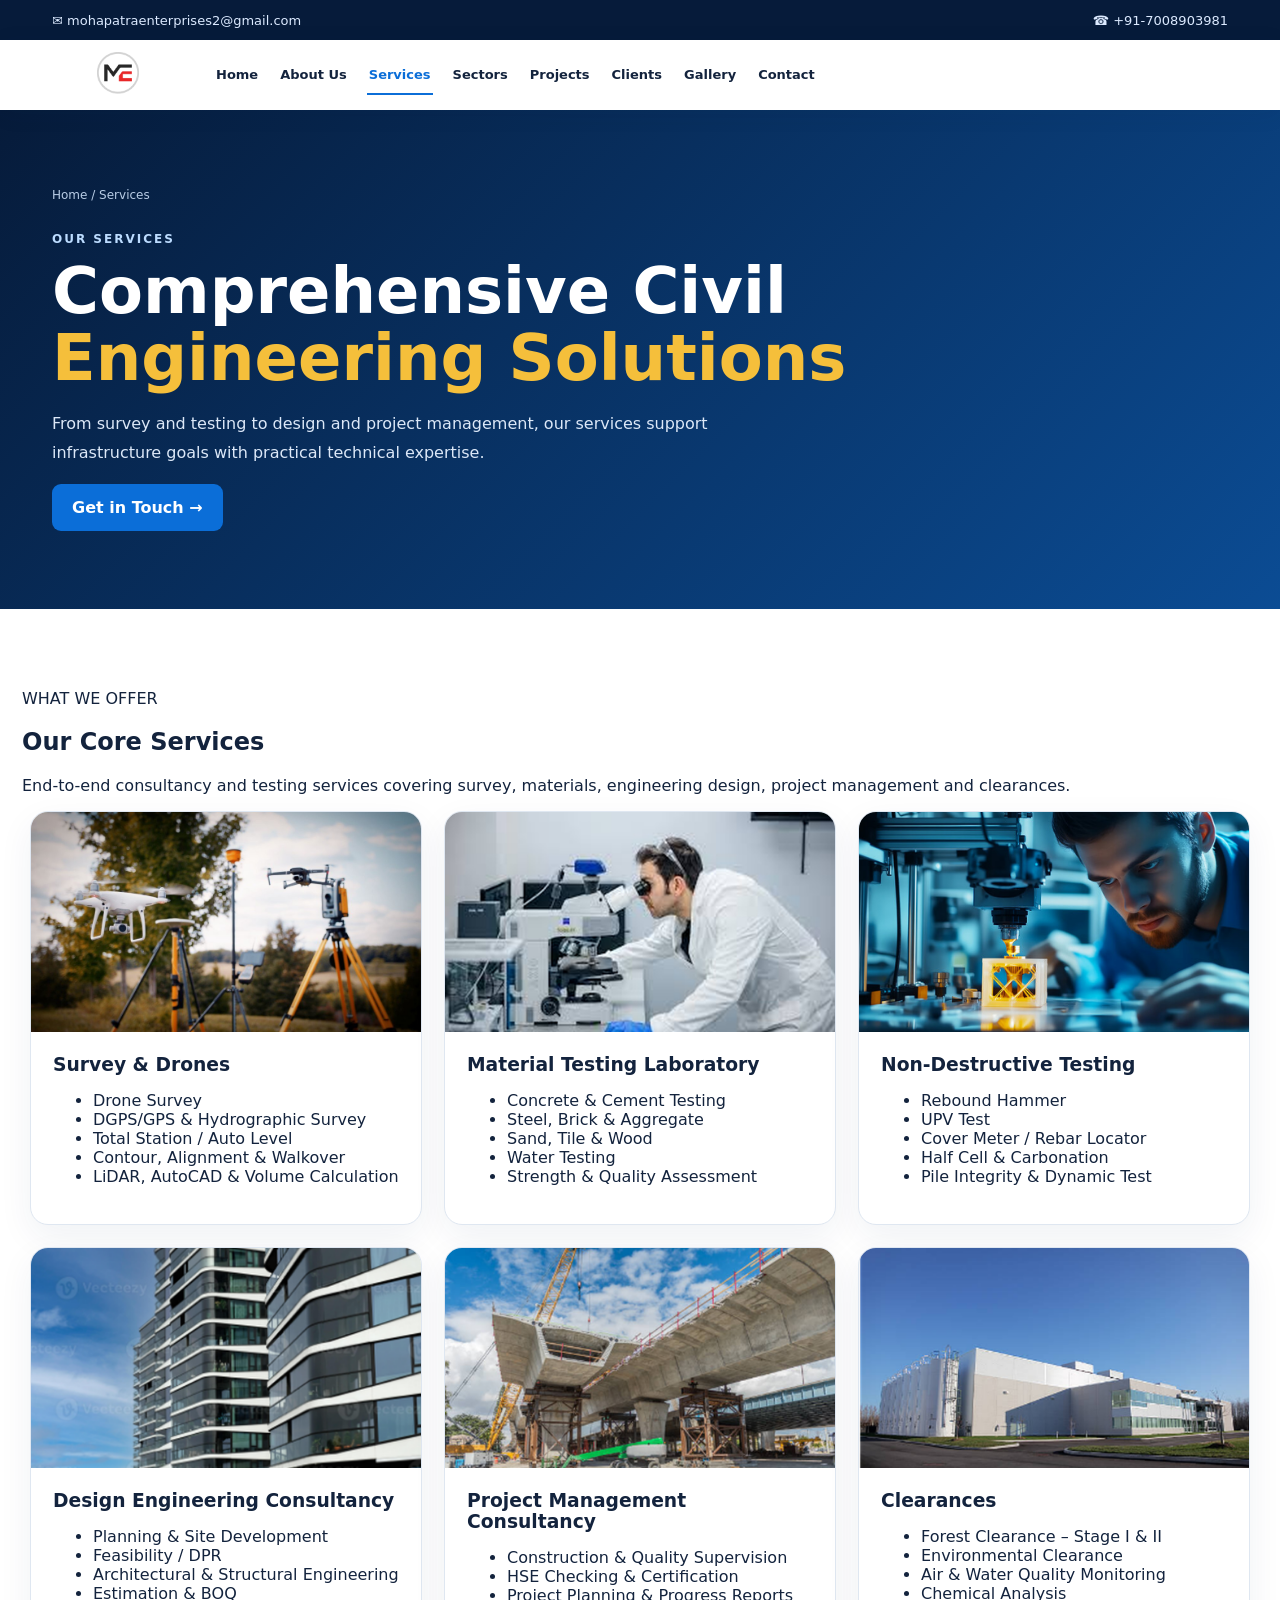
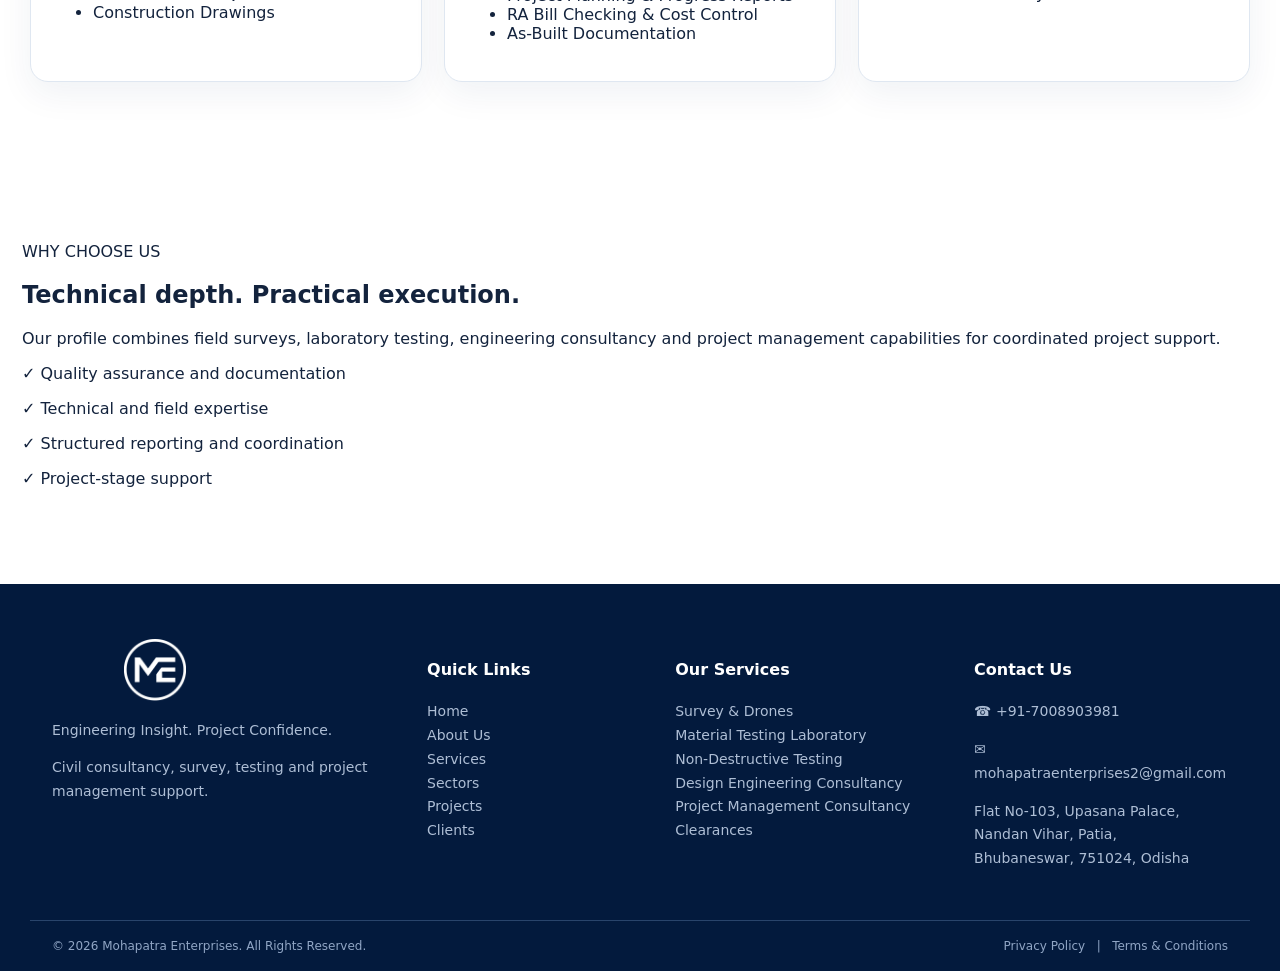
<file: services.html>
<!doctype html><html lang="en"><head><meta charset="utf-8"><meta name="viewport" content="width=device-width,initial-scale=1"><title>Our Services | Mohapatra Enterprises</title><meta name="description" content="Mohapatra Enterprises civil engineering consultancy services."><link rel="stylesheet" href="premium.css"></head><body><div class="top"><div class="wrap"><span>✉ mohapatraenterprises2@gmail.com</span><span>☎ +91-7008903981</span></div></div>
<header class="nav"><div class="wrap"><a href="index.html"><img class="brand-logo" src="assets/mohapatra-logo.png" alt="Mohapatra Enterprises"></a><nav class="links"><a href="index.html">Home</a><a href="about.html">About Us</a><a href="services.html" class="active">Services</a><a href="sectors.html">Sectors</a><a href="projects.html">Projects</a><a href="clients.html">Clients</a><a href="gallery.html">Gallery</a><a href="contact.html">Contact</a></nav></div></header>
<section class="hero2"><div class="inner"><div class="crumb">Home / Services</div><div class="eyebrow">OUR SERVICES</div><h1>Comprehensive Civil <span>Engineering Solutions</span></h1><p>From survey and testing to design and project management, our services support infrastructure goals with practical technical expertise.</p><a class="btn" href="contact.html">Get in Touch →</a></div></section><section class="section"><div class="section-head"><div><div class="eyebrow">WHAT WE OFFER</div><h2>Our Core Services</h2></div><p>End-to-end consultancy and testing services covering survey, materials, engineering design, project management and clearances.</p></div><div class="grid6"><article class="card"><img src="assets/premium-survey.png"><div class="body"><h3>Survey & Drones</h3><ul><li>Drone Survey</li><li>DGPS/GPS & Hydrographic Survey</li><li>Total Station / Auto Level</li><li>Contour, Alignment & Walkover</li><li>LiDAR, AutoCAD & Volume Calculation</li></ul></div></article><article class="card"><img src="assets/premium-lab.jpg"><div class="body"><h3>Material Testing Laboratory</h3><ul><li>Concrete & Cement Testing</li><li>Steel, Brick & Aggregate</li><li>Sand, Tile & Wood</li><li>Water Testing</li><li>Strength & Quality Assessment</li></ul></div></article><article class="card"><img src="assets/premium-testing-lab.jpeg"><div class="body"><h3>Non-Destructive Testing</h3><ul><li>Rebound Hammer</li><li>UPV Test</li><li>Cover Meter / Rebar Locator</li><li>Half Cell & Carbonation</li><li>Pile Integrity & Dynamic Test</li></ul></div></article><article class="card"><img src="assets/premium-highrise.png"><div class="body"><h3>Design Engineering Consultancy</h3><ul><li>Planning & Site Development</li><li>Feasibility / DPR</li><li>Architectural & Structural Engineering</li><li>Estimation & BOQ</li><li>Construction Drawings</li></ul></div></article><article class="card"><img src="assets/premium-construction.png"><div class="body"><h3>Project Management Consultancy</h3><ul><li>Construction & Quality Supervision</li><li>HSE Checking & Certification</li><li>Project Planning & Progress Reports</li><li>RA Bill Checking & Cost Control</li><li>As-Built Documentation</li></ul></div></article><article class="card"><img src="assets/premium-industrial.png"><div class="body"><h3>Clearances</h3><ul><li>Forest Clearance – Stage I & II</li><li>Environmental Clearance</li><li>Air & Water Quality Monitoring</li><li>Chemical Analysis</li></ul></div></article></div></div></section><section class="darkband"><div class="section"><div class="split"><div><div class="eyebrow">WHY CHOOSE US</div><h2>Technical depth. Practical execution.</h2><p>Our profile combines field surveys, laboratory testing, engineering consultancy and project management capabilities for coordinated project support.</p></div><div class="darkpanel"><p>✓ Quality assurance and documentation</p><p>✓ Technical and field expertise</p><p>✓ Structured reporting and coordination</p><p>✓ Project-stage support</p></div></div></div></section><footer class="footer"><div class="wrap"><div><img class="brand-logo" src="assets/mohapatra-logo.png" alt="Mohapatra Enterprises"><p>Engineering Insight. Project Confidence.</p><p>Civil consultancy, survey, testing and project management support.</p></div><div><h4>Quick Links</h4><a href="index.html">Home</a><a href="about.html">About Us</a><a href="services.html">Services</a><a href="sectors.html">Sectors</a><a href="projects.html">Projects</a><a href="clients.html">Clients</a></div><div><h4>Our Services</h4><a href="services.html">Survey & Drones</a><a href="services.html">Material Testing Laboratory</a><a href="services.html">Non-Destructive Testing</a><a href="services.html">Design Engineering Consultancy</a><a href="services.html">Project Management Consultancy</a><a href="services.html">Clearances</a></div><div><h4>Contact Us</h4><p>☎ +91-7008903981</p><p>✉ mohapatraenterprises2@gmail.com</p><p>Flat No-103, Upasana Palace,<br>Nandan Vihar, Patia,<br>Bhubaneswar, 751024, Odisha</p></div></div><div class="copy"><span>© <span data-year></span> Mohapatra Enterprises. All Rights Reserved.</span><span>Privacy Policy &nbsp; | &nbsp; Terms & Conditions</span></div></footer><script src="premium.js"></script>
</body></html>
</file>
<file: premium.css>
:root{--navy:#061b3a;--blue:#0b6ed8;--gold:#f5bf3b;--ink:#13233d;--muted:#66758c;--soft:#f4f7fb;--line:#dfe7f1}*{box-sizing:border-box}html{scroll-behavior:smooth}body{margin:0;font-family:Inter,system-ui,Arial,sans-serif;color:var(--ink);background:#fff}a{text-decoration:none;color:inherit}.wrap{max-width:1220px;margin:auto;padding:0 22px}.top{background:#061b3a;color:#dceaff;font-size:13px}.top .wrap{min-height:40px;display:flex;align-items:center;justify-content:space-between;gap:20px}.nav{position:sticky;top:0;z-index:30;background:#fffffff5;backdrop-filter:blur(12px);box-shadow:0 4px 24px #061b3a10}.nav .wrap{min-height:82px;display:flex;align-items:center;gap:30px}.nav .brand-logo{width:210px;height:62px;object-fit:contain;margin-right:auto}.links{display:flex;align-items:center;gap:18px;font-weight:700;font-size:13px}.links a{padding:11px 2px;border-bottom:2px solid transparent}.links a:hover,.links a.active{color:var(--blue);border-color:var(--blue)}.hero2{background:linear-gradient(135deg,#061b3a,#0b4c94);color:#fff;padding:78px 0}.hero2 .inner{max-width:1220px;margin:auto;padding:0 22px}.crumb{color:#b9cde6;font-size:12px;margin-bottom:30px}.hero2 .eyebrow{font-size:12px;font-weight:900;letter-spacing:2px;color:#bcdcff}.hero2 h1{font-size:clamp(40px,5vw,64px);line-height:1.05;margin:12px 0 18px}.hero2 h1 span{color:var(--gold)}.hero2 p{max-width:720px;color:#dce8f8;line-height:1.8}.section{padding:80px 22px}.grid6{max-width:1220px;margin:auto;display:grid;grid-template-columns:repeat(3,1fr);gap:22px}.card{border:1px solid var(--line);border-radius:18px;overflow:hidden;background:#fff;box-shadow:0 12px 34px #12315b10;transition:.25s}.card:hover{transform:translateY(-5px);box-shadow:0 20px 45px #12315b18}.card img{width:100%;height:220px;object-fit:cover;display:block}.card .body{padding:22px}.card h3{margin:0 0 8px}.card p{margin:0;color:var(--muted);line-height:1.65;font-size:14px}.footer{background:#031a3d;color:#d9e5f7;padding:55px 0 0}.footer .wrap{display:grid;grid-template-columns:1.3fr .8fr 1fr 1fr;gap:45px}.footer .brand-logo{width:205px;height:62px;object-fit:contain;filter:brightness(0) invert(1)}.footer p,.footer a{color:#aebed5;display:block;line-height:1.7;font-size:14px}.footer h4{color:#fff}.copy{max-width:1220px;margin:35px auto 0;padding:18px 22px;border-top:1px solid #29446b;color:#91a6c5;font-size:12px;display:flex;justify-content:space-between}.btn{display:inline-flex;align-items:center;gap:10px;background:var(--blue);color:#fff;padding:14px 20px;border-radius:9px;font-weight:800}.btn:hover{transform:translateY(-2px)}@media(max-width:900px){.links{display:none}.grid6{grid-template-columns:1fr 1fr}.footer .wrap{grid-template-columns:1fr 1fr}}@media(max-width:560px){.top .wrap{font-size:10px}.nav .wrap{min-height:72px}.nav .brand-logo{width:175px;height:53px}.grid6{grid-template-columns:1fr}.footer .wrap{grid-template-columns:1fr}.copy{display:block}.copy span{display:block;margin:5px 0}}

/* Compact logo */ .nav .brand-logo{width:132px!important;height:42px!important;max-width:132px!important;max-height:42px!important}.nav .wrap{min-height:70px}@media(max-width:560px){.nav .brand-logo{width:112px!important;height:36px!important;max-width:112px!important;max-height:36px!important}}
</file>
<file: style.css>
@import url('https://fonts.googleapis.com/css2?family=Inter:wght@400;500;600;700;800&family=Manrope:wght@500;600;700;800&display=swap');
:root{--navy:#071f46;--navy2:#0c376d;--blue:#0b6eea;--blue2:#1558b8;--gold:#f6c743;--ink:#102544;--muted:#64748b;--soft:#f4f7fb;--line:#dbe5f2;--white:#fff;--radius:22px}
*{box-sizing:border-box}html{scroll-behavior:smooth}body{margin:0;font-family:Inter,system-ui,Arial,sans-serif;color:var(--ink);background:#fff;line-height:1.5}a{text-decoration:none;color:inherit}img{max-width:100%}
.topbar{display:none}.site-header{background:rgba(255,255,255,.96);backdrop-filter:blur(14px);position:sticky;top:0;z-index:50;border-bottom:1px solid #e7edf5;box-shadow:0 8px 28px rgba(7,31,70,.06)}.nav-inner{max-width:1320px;margin:auto;min-height:82px;display:flex;align-items:center;gap:28px;padding:9px 24px}.brand{display:flex;align-items:center;gap:11px;margin-right:auto;min-width:285px}.brand-logo{width:56px!important;height:56px!important;object-fit:contain!important;display:block!important}.brand-name{display:flex;flex-direction:column;line-height:1;border-left:1px solid #d5dce7;padding-left:12px}.brand-name strong{font-family:Manrope,Inter,sans-serif;font-size:21px;letter-spacing:.2px;color:#123d7d;font-weight:800}.brand-name small{font-size:13px;letter-spacing:2.2px;color:#7b8798;font-weight:800;margin-top:6px}.main-nav{display:flex;align-items:center;gap:25px;font-weight:700;font-size:15px}.main-nav a{padding:28px 1px 24px;border-bottom:3px solid transparent;color:#26364f}.main-nav a:hover,.main-nav a.active{color:var(--blue);border-color:var(--blue)}.header-cta{display:inline-flex;align-items:center;gap:10px;background:var(--navy);color:#fff;border-radius:14px;padding:14px 18px;font-weight:800;white-space:nowrap;box-shadow:0 10px 25px rgba(7,31,70,.16)}.header-cta span{font-size:18px}.menu-toggle{display:none;border:0;background:var(--blue);color:#fff;padding:10px 13px;border-radius:10px;font-size:20px}
.hero{position:relative;min-height:650px;display:grid;align-items:center;overflow:hidden}.hero-image{position:absolute;inset:0;background:url("assets/professional-hero-bg.png") center/cover no-repeat;transform:scale(1.02)}.hero-overlay{position:absolute;inset:0;background:linear-gradient(90deg,rgba(3,18,44,.95) 0%,rgba(6,35,77,.82) 44%,rgba(4,22,48,.25) 100%)}.hero:after{content:"";position:absolute;inset:auto 0 0;height:120px;background:linear-gradient(transparent,rgba(255,255,255,.06));pointer-events:none}.hero-content{position:relative;z-index:2;max-width:1320px;width:100%;margin:auto;padding:100px 24px;color:#fff}.eyebrow{font-size:12px;font-weight:800;letter-spacing:2.5px;margin-bottom:18px;color:#d7e7ff}.hero h1{font-family:Manrope,Inter,sans-serif;font-size:68px;line-height:1.03;margin:0 0 24px;font-weight:800;max-width:820px;letter-spacing:-2px}.hero h1 span{color:var(--gold)}.hero p{max-width:700px;font-size:18px;line-height:1.8;color:#e7effb;margin:0}.btn{display:inline-flex;gap:14px;align-items:center;margin-top:28px;padding:15px 24px;background:var(--blue);color:#fff;border-radius:11px;font-weight:800;box-shadow:0 12px 30px rgba(11,110,234,.3);transition:.2s}.btn:hover{transform:translateY(-2px);box-shadow:0 16px 34px rgba(11,110,234,.38)}
.section{padding:92px 24px}.section-light{background:linear-gradient(180deg,#f6f9fd 0%,#eef4fb 100%)}.section-head{max-width:900px;margin:0 auto 48px}.section-head>span{color:var(--blue);font-size:12px;font-weight:800;letter-spacing:2.4px}.section-head h2{font-family:Manrope,Inter,sans-serif;font-size:44px;margin:10px 0 16px;line-height:1.12;letter-spacing:-1.2px}.section-head p{color:var(--muted);line-height:1.8;margin:0}.section-head.center{text-align:center}.about-panel{max-width:1180px;margin:0 auto 34px;display:grid;grid-template-columns:1fr 1.05fr;background:#fff;border:1px solid var(--line);border-radius:28px;overflow:hidden;box-shadow:0 24px 65px rgba(14,44,84,.1)}.about-copy{padding:54px 52px;display:flex;flex-direction:column;justify-content:center}.mini-label{color:var(--blue);font-size:12px;font-weight:800;letter-spacing:2px}.about-copy h3{font-family:Manrope,Inter,sans-serif;font-size:34px;line-height:1.18;margin:12px 0 16px}.about-copy p{color:var(--muted);line-height:1.8;margin:0 0 22px}.about-points{display:grid;gap:13px}.about-points div{display:flex;align-items:flex-start;gap:12px;font-weight:700;color:#173254}.about-points b{color:var(--blue);font-size:18px}.about-image-wrap{position:relative;min-height:450px}.about-image-wrap img{width:100%;height:100%;min-height:450px;object-fit:cover;display:block}.about-badge{position:absolute;left:24px;bottom:24px;background:rgba(7,31,70,.94);color:#fff;border-radius:15px;padding:15px 18px;box-shadow:0 12px 28px rgba(0,0,0,.18)}.about-badge strong{display:block;color:var(--gold);font-size:12px;letter-spacing:1.6px}.about-badge small{display:block;color:#e8eff8;margin-top:4px}.stats{max-width:1180px;margin:auto;display:grid;grid-template-columns:repeat(4,1fr);border:1px solid var(--line);border-radius:18px;overflow:hidden;box-shadow:0 10px 28px rgba(13,44,84,.05)}.stats div{padding:28px;text-align:center;background:#fff;border-right:1px solid #e5ebf3}.stats div:last-child{border:0}.stats strong{display:block;color:var(--blue);font-family:Manrope,Inter,sans-serif;font-size:30px}.stats small{color:var(--muted);font-weight:600}
.team-showcase{padding:90px 24px}.showcase-grid{max-width:1180px;margin:auto;display:grid;grid-template-columns:repeat(2,1fr);gap:26px}.showcase-card{background:#fff;border:1px solid var(--line);border-radius:24px;overflow:hidden;box-shadow:0 18px 45px rgba(15,47,86,.09)}.showcase-card img{width:100%;height:360px;display:block;object-fit:cover}.showcase-card>div{padding:28px 30px 32px}.showcase-card span{font-size:11px;letter-spacing:2px;color:var(--blue);font-weight:800}.showcase-card h3{font-family:Manrope,Inter,sans-serif;font-size:28px;line-height:1.2;margin:9px 0 10px}.showcase-card p{margin:0;color:var(--muted);line-height:1.7}
.section-dark{padding:94px 24px;background:radial-gradient(circle at 85% 15%,rgba(40,124,255,.24),transparent 28%),linear-gradient(135deg,#041a3e,#0a3973 60%,#072a57);color:#fff}.section-head.light{color:#fff;text-align:center}.section-head.light p{color:#cbd9ea}.sector-grid{max-width:1180px;margin:auto;display:grid;grid-template-columns:repeat(3,1fr);gap:24px}.sector-card{background:#fff;color:var(--ink);border-radius:20px;overflow:hidden;box-shadow:0 18px 42px rgba(0,18,52,.22);transition:transform .25s,box-shadow .25s}.sector-card:hover{transform:translateY(-6px);box-shadow:0 24px 48px rgba(0,18,52,.28)}.sector-card img{width:100%;height:205px;display:block;object-fit:cover}.sector-card h3{margin:21px 20px 8px;font-size:19px}.sector-card p{margin:0 20px 23px;color:var(--muted);font-size:14px;line-height:1.65}
.service-grid{max-width:1180px;margin:auto;display:grid;grid-template-columns:repeat(3,1fr);gap:24px}.service{overflow:hidden;border:1px solid var(--line);border-radius:22px;background:#fff;box-shadow:0 14px 36px rgba(18,49,91,.08);transition:transform .25s,box-shadow .25s}.service:hover{transform:translateY(-6px);box-shadow:0 22px 48px rgba(18,49,91,.14)}.service>img{width:100%;height:220px;display:block;object-fit:cover}.service-body{padding:24px 25px 28px}.icon{width:45px;height:45px;display:grid;place-items:center;border-radius:12px;background:#e9f2ff;color:var(--blue);font-weight:800}.service h3{font-family:Manrope,Inter,sans-serif;margin:17px 0 9px;font-size:20px;color:var(--ink)}.service p{color:var(--muted);line-height:1.7;font-size:14px;margin:0}
.project-grid{max-width:1180px;margin:auto;display:grid;grid-template-columns:repeat(3,1fr);gap:24px}.project{background:#fff;border-radius:20px;overflow:hidden;box-shadow:0 14px 34px rgba(18,49,91,.09);border:1px solid var(--line)}.project img{width:100%;height:220px;object-fit:cover}.project div{padding:22px}.project h3{font-family:Manrope,Inter,sans-serif;margin:0 0 7px}.project p{margin:0;color:var(--muted);font-size:14px}
.gallery{padding:94px 24px;background:var(--soft)}.gallery-grid{max-width:1180px;margin:auto;display:grid;grid-template-columns:repeat(2,1fr);gap:24px}.gallery-card{position:relative;min-height:300px;border-radius:22px;overflow:hidden;background:#0b2550;box-shadow:0 18px 42px rgba(0,22,52,.13)}.gallery-card img{width:100%;height:340px;display:block;object-fit:cover;transition:transform .45s}.gallery-card:hover img{transform:scale(1.04)}.gallery-caption{position:absolute;left:0;right:0;bottom:0;padding:30px 25px 22px;color:#fff;background:linear-gradient(0deg,rgba(4,26,60,.95),rgba(4,26,60,.55) 58%,transparent)}.gallery-caption span{font-size:11px;letter-spacing:1.8px;font-weight:800;color:var(--gold)}.gallery-caption h3{font-family:Manrope,Inter,sans-serif;margin:7px 0 4px;font-size:24px}.gallery-caption p{margin:0;color:#e4edf9;font-size:13px;line-height:1.5}.clients{background:#fff}.client-grid{max-width:1180px;margin:0 auto;display:grid;grid-template-columns:repeat(6,1fr);gap:13px}.client-card{min-height:94px;height:94px;background:#fff;border:1px solid var(--line);border-radius:14px;display:flex;align-items:center;justify-content:center;text-align:center;padding:10px 8px;box-shadow:0 8px 24px rgba(16,43,85,.06);overflow:hidden;transition:transform .2s,box-shadow .2s}.client-card:hover{transform:translateY(-3px);box-shadow:0 14px 28px rgba(16,43,85,.1)}.client-card img{width:128px;height:52px;max-width:100%;object-fit:contain;display:block}
.cta{position:relative;overflow:hidden;background:linear-gradient(105deg,#061d43,#0b66d4);color:#fff;padding:62px 24px;display:flex;justify-content:space-between;align-items:center;gap:25px}.cta:before{content:"";position:absolute;width:420px;height:420px;border:1px solid rgba(255,255,255,.12);border-radius:50%;right:-100px;top:-180px}.cta>div{max-width:900px;margin-left:max(20px,calc((100vw - 1140px)/2));position:relative}.cta span{font-size:12px;letter-spacing:2px;font-weight:800;color:#dbeaff}.cta h2{font-family:Manrope,Inter,sans-serif;margin:10px 0 0;font-size:34px}.light-btn{background:#fff;color:var(--navy);margin-right:max(20px,calc((100vw - 1140px)/2));box-shadow:none;position:relative}
.footer{background:#031735;color:#d9e5f7;padding:58px 24px 0}.footer-grid{max-width:1180px;margin:auto;display:grid;grid-template-columns:1.3fr .7fr 1.2fr;gap:55px}.footer-logo{width:210px;height:65px;object-fit:contain;object-position:left center;filter:brightness(0) invert(1);margin-bottom:10px}.footer p,.footer a{display:block;color:#aebed5;font-size:14px;line-height:1.7}.footer a:hover{color:#fff}.footer h4{color:#fff;margin-top:0}.copyright{max-width:1180px;margin:35px auto 0;border-top:1px solid #29446b;padding:18px 0;color:#91a6c5;font-size:12px}
@media(max-width:1100px){.main-nav{gap:17px;font-size:14px}.header-cta{display:none}.brand{min-width:250px}.hero h1{font-size:58px}}@media(max-width:900px){.main-nav{display:none;position:absolute;left:0;right:0;top:82px;background:#fff;flex-direction:column;align-items:flex-start;padding:15px 25px;box-shadow:0 15px 30px rgba(0,0,0,.12)}.main-nav.open{display:flex}.main-nav a{padding:10px 0}.menu-toggle{display:block}.nav-inner{min-height:75px}.brand-logo{width:50px!important;height:50px!important}.brand-name strong{font-size:19px}.brand-name small{font-size:13px}.hero{min-height:590px}.hero h1{font-size:47px}.sector-grid,.service-grid,.project-grid,.showcase-grid,.gallery-grid{grid-template-columns:1fr 1fr}.client-grid{grid-template-columns:repeat(3,1fr)}.stats{grid-template-columns:1fr 1fr}.footer-grid{grid-template-columns:1fr 1fr}}@media(max-width:560px){.nav-inner{padding:7px 14px}.brand{min-width:0}.brand-logo{width:48px!important;height:48px!important}.brand-name strong{font-size:16px}.brand-name small{font-size:10px;letter-spacing:1.1px}.hero{min-height:620px}.hero-content{padding:70px 18px}.hero h1{font-size:39px;letter-spacing:-1px}.hero p{font-size:15px}.section{padding:66px 16px}.section-head h2{font-size:31px}.about-panel{grid-template-columns:1fr}.about-copy{padding:36px 28px}.about-image-wrap,.about-image-wrap img{min-height:330px;height:330px}.showcase-grid,.sector-grid,.service-grid,.project-grid,.gallery-grid{grid-template-columns:1fr}.showcase-card img{height:280px}.client-grid{grid-template-columns:1fr 1fr}.footer-grid{grid-template-columns:1fr}.stats{grid-template-columns:1fr 1fr}.cta{flex-direction:column;align-items:flex-start}.cta>div{margin-left:20px}.light-btn{margin-left:20px}.gallery-card img{height:300px}}

/* Premium refinements */
:root{--navy:#061b3b;--blue:#0b6eea;--gold:#f5c542;--ink:#102544;--muted:#66758a;--soft:#f3f7fc;--line:#dce6f2}
body{background:#fff;color:var(--ink)}
.site-header{height:76px}
.nav-inner{min-height:76px;max-width:1380px;padding:7px 22px;gap:20px}
.brand{min-width:260px;gap:9px}
.brand-logo{width:48px!important;height:48px!important}
.brand-name{padding-left:10px}
.brand-name strong{font-size:18px;letter-spacing:.1px}
.brand-name small{font-size:11px;letter-spacing:1.8px;margin-top:4px}
.main-nav{gap:21px;font-size:14px}
.main-nav a{padding:25px 1px 21px}
.header-cta{padding:12px 16px;border-radius:12px;font-size:14px}
.hero{min-height:650px}
.hero-content{padding-top:88px;padding-bottom:88px}
.hero h1{font-size:64px;max-width:760px}
.section{position:relative;overflow:hidden}
.section:before,.section-light:before{content:"";position:absolute;width:280px;height:280px;border:1px solid rgba(11,110,234,.08);border-radius:50%;right:-120px;top:-100px;pointer-events:none}
.section-head{position:relative;z-index:1}
.section-head h2{font-size:42px}
.intro{background:linear-gradient(180deg,#ffffff 0%,#f7faff 100%)}
.about-panel{border-radius:26px;box-shadow:0 28px 75px rgba(14,44,84,.12)}
.about-copy{padding:50px}
.about-image-wrap img{filter:saturate(.96) contrast(1.02)}
.team-showcase{background:linear-gradient(135deg,#f7faff 0%,#edf4fb 55%,#f9fbfe 100%);position:relative;overflow:hidden}
.team-showcase:after{content:"";position:absolute;left:-180px;bottom:-220px;width:460px;height:460px;border-radius:50%;background:rgba(11,110,234,.045)}
.showcase-card,.service,.sector-card,.project,.gallery-card,.client-card{position:relative}
.showcase-card:after,.service:after{content:"";position:absolute;inset:0;border-radius:inherit;box-shadow:inset 0 1px 0 rgba(255,255,255,.9);pointer-events:none}
.sectors{background:radial-gradient(circle at 12% 20%,rgba(63,151,255,.18),transparent 25%),radial-gradient(circle at 88% 80%,rgba(245,197,66,.08),transparent 22%),linear-gradient(135deg,#041a3e,#0a3973 58%,#082651)}
.sector-card img,.service>img{filter:saturate(.95)}
.service-grid{position:relative;z-index:1}
.service:nth-child(odd){transform:translateY(-2px)}
.gallery{background:linear-gradient(180deg,#f5f8fc,#eef4fa)}
.gallery-card{border:1px solid rgba(255,255,255,.7)}
.clients{background:linear-gradient(180deg,#ffffff,#f7faff)}
.client-grid{position:relative;z-index:1}
.client-card{background:rgba(255,255,255,.96);min-height:96px;height:96px}
.client-card img{max-height:56px}
.cta{background:linear-gradient(110deg,#041a3b 0%,#0b4f9e 55%,#0b6eea 100%);padding:72px 24px}
.cta h2{font-size:38px;line-height:1.15}
.footer{background:linear-gradient(145deg,#02142e,#052955 62%,#061b3b);padding:72px 24px 0;position:relative;overflow:hidden}
.footer:before{content:"";position:absolute;width:520px;height:520px;border:1px solid rgba(255,255,255,.08);border-radius:50%;right:-180px;top:-260px}
.footer-inner{max-width:1180px;margin:auto;position:relative;z-index:1}
.footer-intro{max-width:850px}
.footer-kicker{display:block;color:#8fc1ff;font-size:11px;font-weight:800;letter-spacing:2.2px}
.footer-intro h2{font-family:Manrope,Inter,sans-serif;color:#fff;font-size:42px;line-height:1.12;margin:12px 0 14px}
.footer-intro p{max-width:760px;color:#b8c9df;line-height:1.8;margin:0}
.footer-main-btn{display:inline-flex;align-items:center;gap:12px;margin-top:25px;background:#fff;color:#071f46;padding:14px 19px;border-radius:12px;font-weight:800;box-shadow:0 12px 28px rgba(0,0,0,.18)}
.footer-cards{display:grid;grid-template-columns:repeat(3,1fr);gap:14px;margin-top:38px}
.contact-card{display:flex!important;gap:13px;align-items:flex-start;background:rgba(255,255,255,.07);border:1px solid rgba(255,255,255,.12);border-radius:16px;padding:18px;color:#fff!important;min-height:92px;transition:.2s}
.contact-card:hover{background:rgba(255,255,255,.11);transform:translateY(-2px)}
.contact-icon{width:38px;height:38px;display:grid;place-items:center;border-radius:10px;background:rgba(255,255,255,.1);color:#9bc8ff;font-size:18px;flex:none}
.contact-card small{display:block;color:#8fb1d8;font-size:10px;letter-spacing:1.5px;font-weight:800;margin-bottom:4px}
.contact-card strong{display:block;color:#fff;font-size:14px;line-height:1.35}
.contact-card em{display:block;color:#aebfd4;font-size:12px;font-style:normal;margin-top:4px;line-height:1.4}
.footer-bottom{display:flex;align-items:center;gap:25px;justify-content:space-between;border-top:1px solid rgba(255,255,255,.12);margin-top:48px;padding:20px 0}
.footer-brand{display:flex;align-items:center;gap:10px;color:#fff;font-size:13px;font-weight:700}
.footer-brand img{width:38px;height:38px;object-fit:contain}
.footer-brand b{font-weight:800}
.footer-links{display:flex;gap:20px}
.footer-links a{color:#b8c9df;font-size:12px}
.footer-links a:hover{color:#fff}
.copyright{margin:0;border:0;padding:0;color:#8299b7;font-size:11px;text-align:right}
@media(max-width:900px){.site-header{height:72px}.nav-inner{min-height:72px}.main-nav{top:72px}.brand{min-width:0}.footer-cards{grid-template-columns:1fr 1fr}.footer-bottom{flex-wrap:wrap}.copyright{margin-left:auto}.hero h1{font-size:50px}}
@media(max-width:560px){.site-header{height:68px}.nav-inner{min-height:68px}.brand-logo{width:44px!important;height:44px!important}.brand-name strong{font-size:15px}.brand-name small{font-size:9px}.hero h1{font-size:39px}.section-head h2{font-size:30px}.footer{padding:56px 18px 0}.footer-intro h2{font-size:31px}.footer-cards{grid-template-columns:1fr}.footer-bottom{align-items:flex-start;flex-direction:column}.copyright{margin-left:0;text-align:left}.footer-links{order:2}.copyright{order:3}}

/* =========================================================
   MOHAPATRA ENTERPRISES — PREMIUM SITEWIDE VISUAL SYSTEM
   ========================================================= */
html{scroll-padding-top:78px}
body{overflow-x:hidden;background:#f8fbff}
::selection{background:#0b6eea;color:#fff}
.site-header{background:rgba(255,255,255,.93);border-bottom:1px solid rgba(15,49,91,.09);box-shadow:0 12px 35px rgba(8,35,70,.07)}
.nav-inner{max-width:1400px}
.brand-logo{filter:drop-shadow(0 4px 10px rgba(6,27,59,.08))}
.main-nav a{position:relative;transition:color .2s ease}
.main-nav a:after{content:"";position:absolute;left:50%;bottom:13px;width:0;height:2px;background:linear-gradient(90deg,#0b6eea,#54a0ff);transition:.25s;transform:translateX(-50%);border-radius:99px}
.main-nav a:hover:after,.main-nav a.active:after{width:72%}
.header-cta{background:linear-gradient(135deg,#061b3b,#0b4f9e);box-shadow:0 12px 26px rgba(6,27,59,.18);transition:.2s}
.header-cta:hover{transform:translateY(-2px);box-shadow:0 16px 32px rgba(6,27,59,.24)}

/* HOME — cinematic split presentation */
.hero{min-height:690px;background:#061b3b}
.hero-image{filter:saturate(.9) contrast(1.04)}
.hero-overlay{background:linear-gradient(90deg,rgba(2,13,34,.97) 0%,rgba(5,29,65,.86) 45%,rgba(5,29,65,.26) 100%)}
.hero-content{padding-top:118px;padding-bottom:118px}
.eyebrow{display:inline-flex;align-items:center;gap:10px;padding:9px 13px;border:1px solid rgba(255,255,255,.18);background:rgba(255,255,255,.06);border-radius:999px;backdrop-filter:blur(8px)}
.hero h1{font-size:70px;letter-spacing:-2.8px;text-shadow:0 8px 35px rgba(0,0,0,.16)}
.hero h1 span{background:linear-gradient(90deg,#f7ca47,#ffe49a);-webkit-background-clip:text;background-clip:text;color:transparent}
.hero p{font-size:18px;max-width:720px}
.hero .btn{background:#fff;color:#06204a;box-shadow:0 15px 35px rgba(0,0,0,.2)}
.hero .btn:hover{background:#f4f8ff}

/* ABOUT — editorial split card */
.intro{background:linear-gradient(135deg,#fff 0%,#f5f9fe 58%,#edf5ff 100%)}
.intro:after{content:"01";position:absolute;right:3%;top:40px;font-size:180px;font-weight:900;color:rgba(11,110,234,.035);line-height:1;pointer-events:none}
.about-panel{position:relative;z-index:1;border:0;background:linear-gradient(120deg,#fff 0%,#fff 54%,#eef5fd 54.2%,#f8fbff 100%);box-shadow:0 30px 85px rgba(13,44,84,.13)}
.about-copy{padding:58px 56px}
.about-copy h3{font-size:38px}
.about-image-wrap{min-height:470px}
.about-image-wrap:before{content:"ENGINEERING • FIELD • QUALITY";position:absolute;right:22px;top:22px;z-index:2;padding:9px 12px;border-radius:999px;background:rgba(255,255,255,.9);color:#0a3973;font-size:9px;font-weight:900;letter-spacing:1.6px;box-shadow:0 8px 22px rgba(0,0,0,.1)}
.stats{border:0;background:transparent;box-shadow:none;gap:12px;overflow:visible}
.stats div{border:1px solid #dce7f4!important;border-radius:18px;box-shadow:0 12px 30px rgba(15,48,88,.06);transition:.25s}
.stats div:hover{transform:translateY(-5px);box-shadow:0 20px 36px rgba(15,48,88,.1)}

/* TECHNICAL COLLABORATION — asymmetrical editorial cards */
.team-showcase{padding-top:105px;padding-bottom:105px;background:linear-gradient(135deg,#eef5fc,#f9fbfe 55%,#eaf3fd)}
.team-showcase .section-head{text-align:left;max-width:1180px}
.team-showcase .section-head p{max-width:760px}
.showcase-grid{grid-template-columns:1.12fr .88fr;align-items:stretch}
.showcase-card{border:0;box-shadow:0 25px 55px rgba(13,45,83,.11)}
.showcase-card:nth-child(2){margin-top:54px}
.showcase-card img{height:390px}
.showcase-card>div{padding:30px 34px 36px}
.showcase-card h3{font-size:30px}

/* SECTORS — dark gallery feel */
.sectors{position:relative;overflow:hidden}
.sectors:before{content:"02";position:absolute;right:3%;top:-25px;font-size:180px;font-weight:900;color:rgba(255,255,255,.035)}
.sectors .section-head{max-width:1180px;text-align:left}
.sectors .section-head h2{max-width:850px}
.sector-grid{position:relative;z-index:2}
.sector-card{border:1px solid rgba(255,255,255,.55);transition:.3s;min-height:100%}
.sector-card:nth-child(2),.sector-card:nth-child(5){transform:translateY(22px)}
.sector-card:hover{transform:translateY(-7px)!important}
.sector-card h3{font-size:20px}
.sector-card p{font-size:13px}

/* SERVICES — premium numbered rail */
#services{background:#fff}
#services:after{content:"03";position:absolute;left:-10px;top:20px;font-size:180px;font-weight:900;color:rgba(6,27,59,.028);pointer-events:none}
#services .section-head{max-width:1180px;text-align:left}
#services .section-head p{max-width:800px}
.service-grid{position:relative;z-index:2;gap:22px}
.service{border:0;box-shadow:0 16px 42px rgba(13,44,84,.09);background:#fff}
.service:before{content:"";position:absolute;left:0;top:0;bottom:0;width:4px;background:linear-gradient(#0b6eea,#5ba7ff);z-index:2}
.service:nth-child(2):before{background:linear-gradient(#0d8a72,#55c6ad)}
.service:nth-child(3):before{background:linear-gradient(#8b5cf6,#c2a6ff)}
.service:nth-child(4):before{background:linear-gradient(#ef9f21,#ffd77c)}
.service:nth-child(5):before{background:linear-gradient(#0c7bdc,#75c4ff)}
.service:nth-child(6):before{background:linear-gradient(#e34b63,#ff9bad)}
.service>img{height:235px}
.service-body{padding:26px 28px 30px}
.service .icon{border-radius:50%;width:48px;height:48px;box-shadow:0 8px 18px rgba(11,110,234,.12)}
.service h3{font-size:22px}

/* GALLERY — magazine-like layout */
.gallery{position:relative;padding-top:105px;padding-bottom:105px;background:linear-gradient(180deg,#edf4fb,#f9fbfd)}
.gallery .section-head{text-align:left;max-width:1180px}
.gallery .section-head p{max-width:780px}
.gallery-grid{grid-template-columns:1.2fr .8fr;grid-auto-rows:minmax(320px,auto)}
.gallery-card{border-radius:26px;box-shadow:0 20px 48px rgba(10,38,72,.14)}
.gallery-card.wide-card:first-child{grid-row:span 2}
.gallery-card img{height:100%;min-height:330px}
.gallery-card.wide-card:first-child img{min-height:680px}
.gallery-caption{padding:38px 30px 26px}
.gallery-caption h3{font-size:27px}

/* CLIENTS — make this a signature trust wall */
.clients{position:relative;overflow:hidden;background:linear-gradient(135deg,#fff 0%,#f5f9fe 52%,#eaf3fc 100%)}
.clients:before{content:"04";position:absolute;right:2%;top:20px;font-size:180px;font-weight:900;color:rgba(11,110,234,.035);pointer-events:none}
.clients .section-head{max-width:1180px;text-align:left;margin-bottom:30px}
.clients .section-head h2{max-width:850px}
.client-overview{position:relative;z-index:2;max-width:1180px;margin:0 auto 34px;display:grid;grid-template-columns:1.25fr .75fr;gap:24px;align-items:stretch}
.client-overview-copy{padding:34px 38px;border-radius:24px;background:linear-gradient(135deg,#061b3b,#0a3973);color:#fff;box-shadow:0 22px 48px rgba(5,31,67,.18);position:relative;overflow:hidden}
.client-overview-copy:after{content:"";position:absolute;width:220px;height:220px;border:1px solid rgba(255,255,255,.12);border-radius:50%;right:-80px;top:-100px}
.client-kicker{display:block;color:#8fc1ff;font-size:10px;letter-spacing:2.2px;font-weight:900}
.client-overview-copy h3{font-family:Manrope,Inter,sans-serif;font-size:28px;line-height:1.2;margin:10px 0 12px;max-width:650px}
.client-overview-copy p{color:#d3e0ef;line-height:1.7;margin:0;max-width:720px;font-size:14px}
.client-tags{display:flex;flex-wrap:wrap;gap:8px;margin-top:20px}
.client-tags span{padding:7px 10px;border:1px solid rgba(255,255,255,.18);background:rgba(255,255,255,.06);border-radius:999px;color:#eaf3ff;font-size:11px;font-weight:700}
.client-metrics{display:grid;grid-template-columns:1fr;gap:12px}
.client-metrics div{background:#fff;border:1px solid #dce7f4;border-radius:18px;padding:18px 22px;box-shadow:0 12px 30px rgba(16,43,85,.06);display:flex;align-items:center;justify-content:space-between;gap:15px}
.client-metrics strong{font-family:Manrope,Inter,sans-serif;color:#0b6eea;font-size:27px;white-space:nowrap}
.client-metrics small{color:#62738a;font-weight:600;line-height:1.35;text-align:right}
.logo-grid-label{max-width:1180px;margin:0 auto 12px;color:#6c7d92;font-size:10px;font-weight:900;letter-spacing:2px}
.client-grid{grid-template-columns:repeat(6,1fr);gap:14px;max-width:1180px}
.client-card{min-height:104px;height:104px;border-radius:17px;background:rgba(255,255,255,.94);box-shadow:0 10px 26px rgba(16,43,85,.055);border:1px solid #dfe8f3;transition:.25s}
.client-card:nth-child(3n+1){border-top:3px solid #0b6eea}
.client-card:nth-child(3n+2){border-top:3px solid #f5c542}
.client-card:nth-child(3n){border-top:3px solid #0d8a72}
.client-card:hover{transform:translateY(-5px) scale(1.01);box-shadow:0 18px 35px rgba(16,43,85,.12)}
.client-card img{width:132px;height:58px;max-height:58px}

/* CTA — stronger closing statement */
.cta{padding:82px 24px;background:radial-gradient(circle at 85% 30%,rgba(92,174,255,.28),transparent 28%),linear-gradient(115deg,#031633,#0a3973 62%,#0b6eea)}
.cta h2{font-size:42px;max-width:850px}
.cta .light-btn{padding:16px 22px;border-radius:13px;font-size:14px}

/* FOOTER — premium contact destination */
.footer{padding-top:86px}
.footer-intro h2{font-size:46px}
.footer-main-btn{transition:.2s}
.footer-main-btn:hover{transform:translateY(-2px);box-shadow:0 16px 34px rgba(0,0,0,.22)}
.contact-card{backdrop-filter:blur(8px)}

/* subtle section reveal / hover polish */
.section-head h2,.showcase-card h3,.sector-card h3,.service h3,.gallery-caption h3{letter-spacing:-.5px}
@media(max-width:1100px){.client-grid{grid-template-columns:repeat(4,1fr)}.client-overview{grid-template-columns:1fr}.client-metrics{grid-template-columns:repeat(3,1fr)}.showcase-grid{grid-template-columns:1fr}.showcase-card:nth-child(2){margin-top:0}.gallery-grid{grid-template-columns:1fr 1fr}.gallery-card.wide-card:first-child{grid-row:auto}.gallery-card.wide-card:first-child img{min-height:360px}}
@media(max-width:900px){.hero h1{font-size:54px}.sector-card:nth-child(2),.sector-card:nth-child(5){transform:none}.client-grid{grid-template-columns:repeat(3,1fr)}.client-metrics{grid-template-columns:1fr 1fr 1fr}.gallery-grid{grid-template-columns:1fr}.gallery-card.wide-card:first-child img{min-height:420px}.footer-intro h2{font-size:38px}}
@media(max-width:560px){.hero{min-height:650px}.hero h1{font-size:40px}.hero-content{padding-top:90px}.intro:after,.sectors:before,#services:after,.clients:before{font-size:100px}.about-copy{padding:38px 28px}.about-copy h3{font-size:31px}.client-overview-copy{padding:28px 24px}.client-overview-copy h3{font-size:24px}.client-metrics{grid-template-columns:1fr}.client-metrics div{padding:15px 18px}.client-grid{grid-template-columns:repeat(2,1fr);gap:10px}.client-card{height:94px;min-height:94px;padding:8px}.client-card img{width:112px;height:50px}.logo-grid-label{margin-top:18px}.gallery-card.wide-card:first-child img{min-height:340px}.cta h2{font-size:31px}.footer-intro h2{font-size:31px}}
</file>
